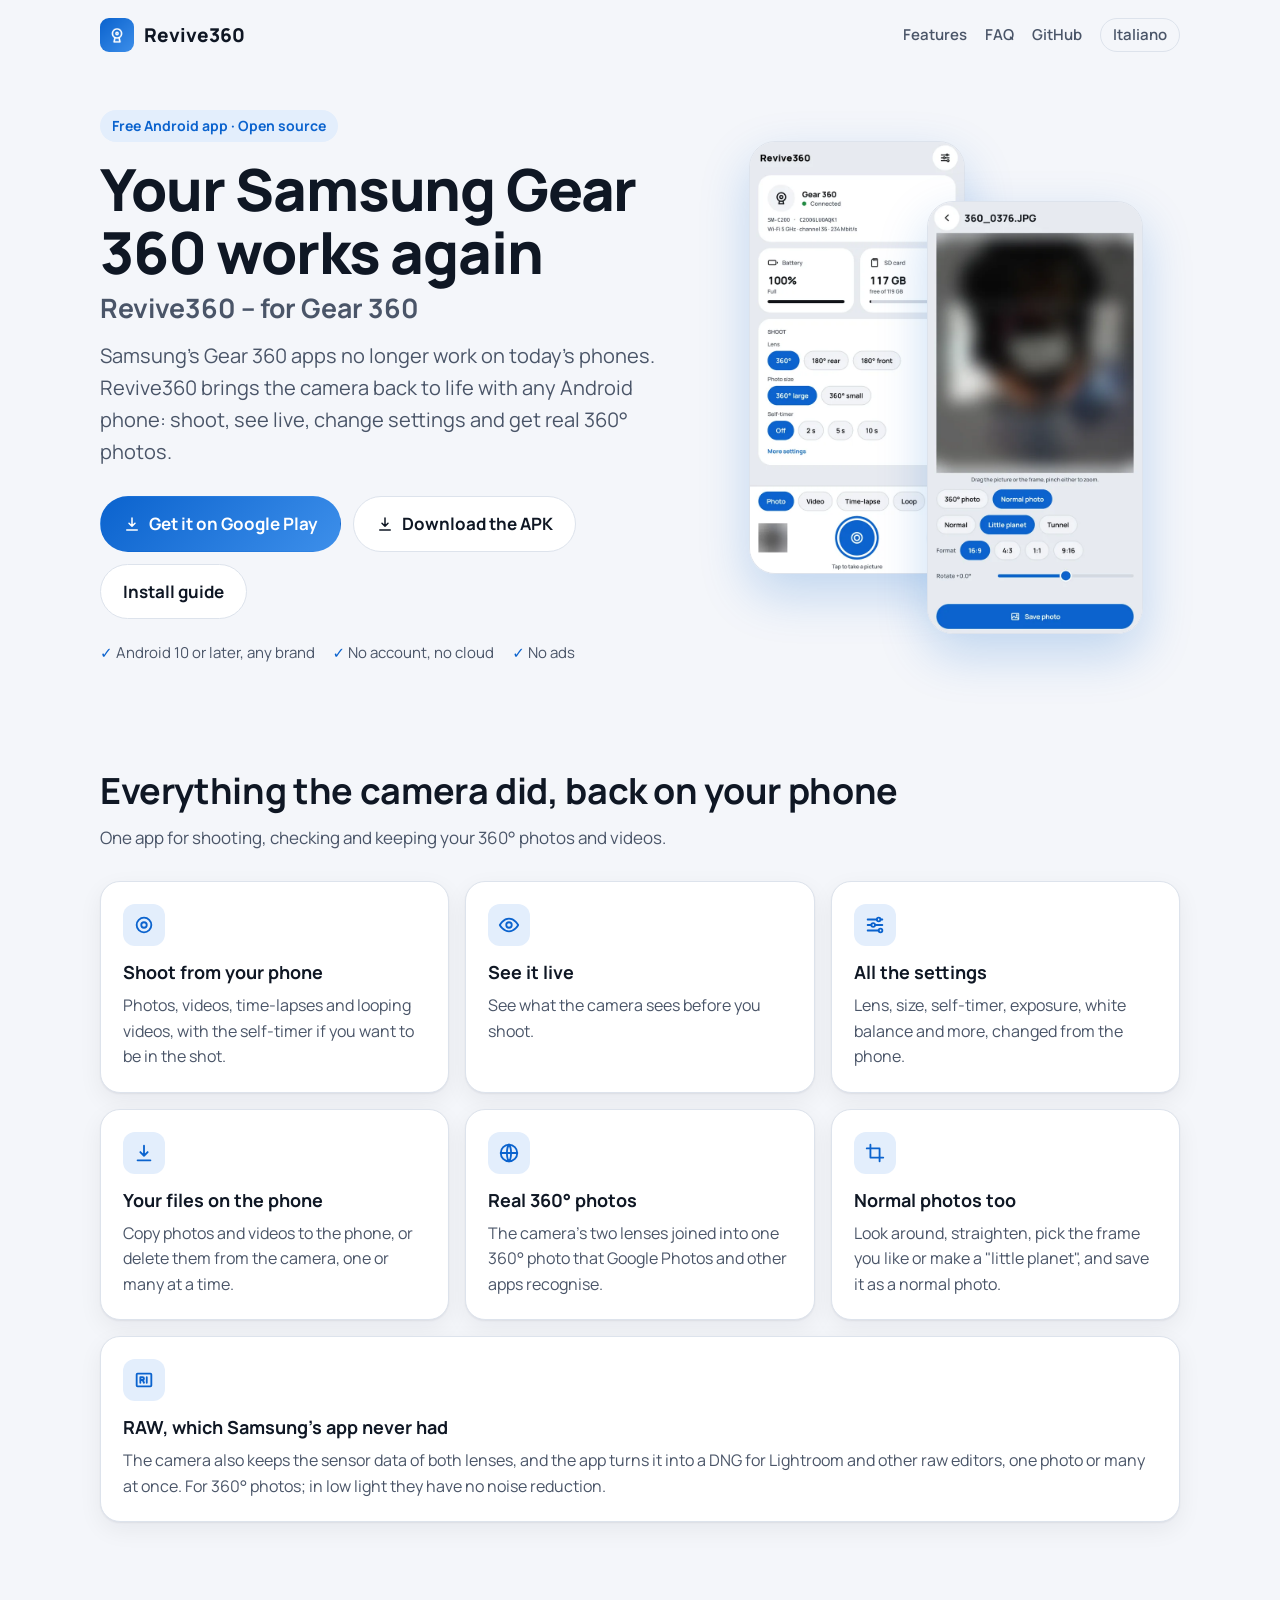
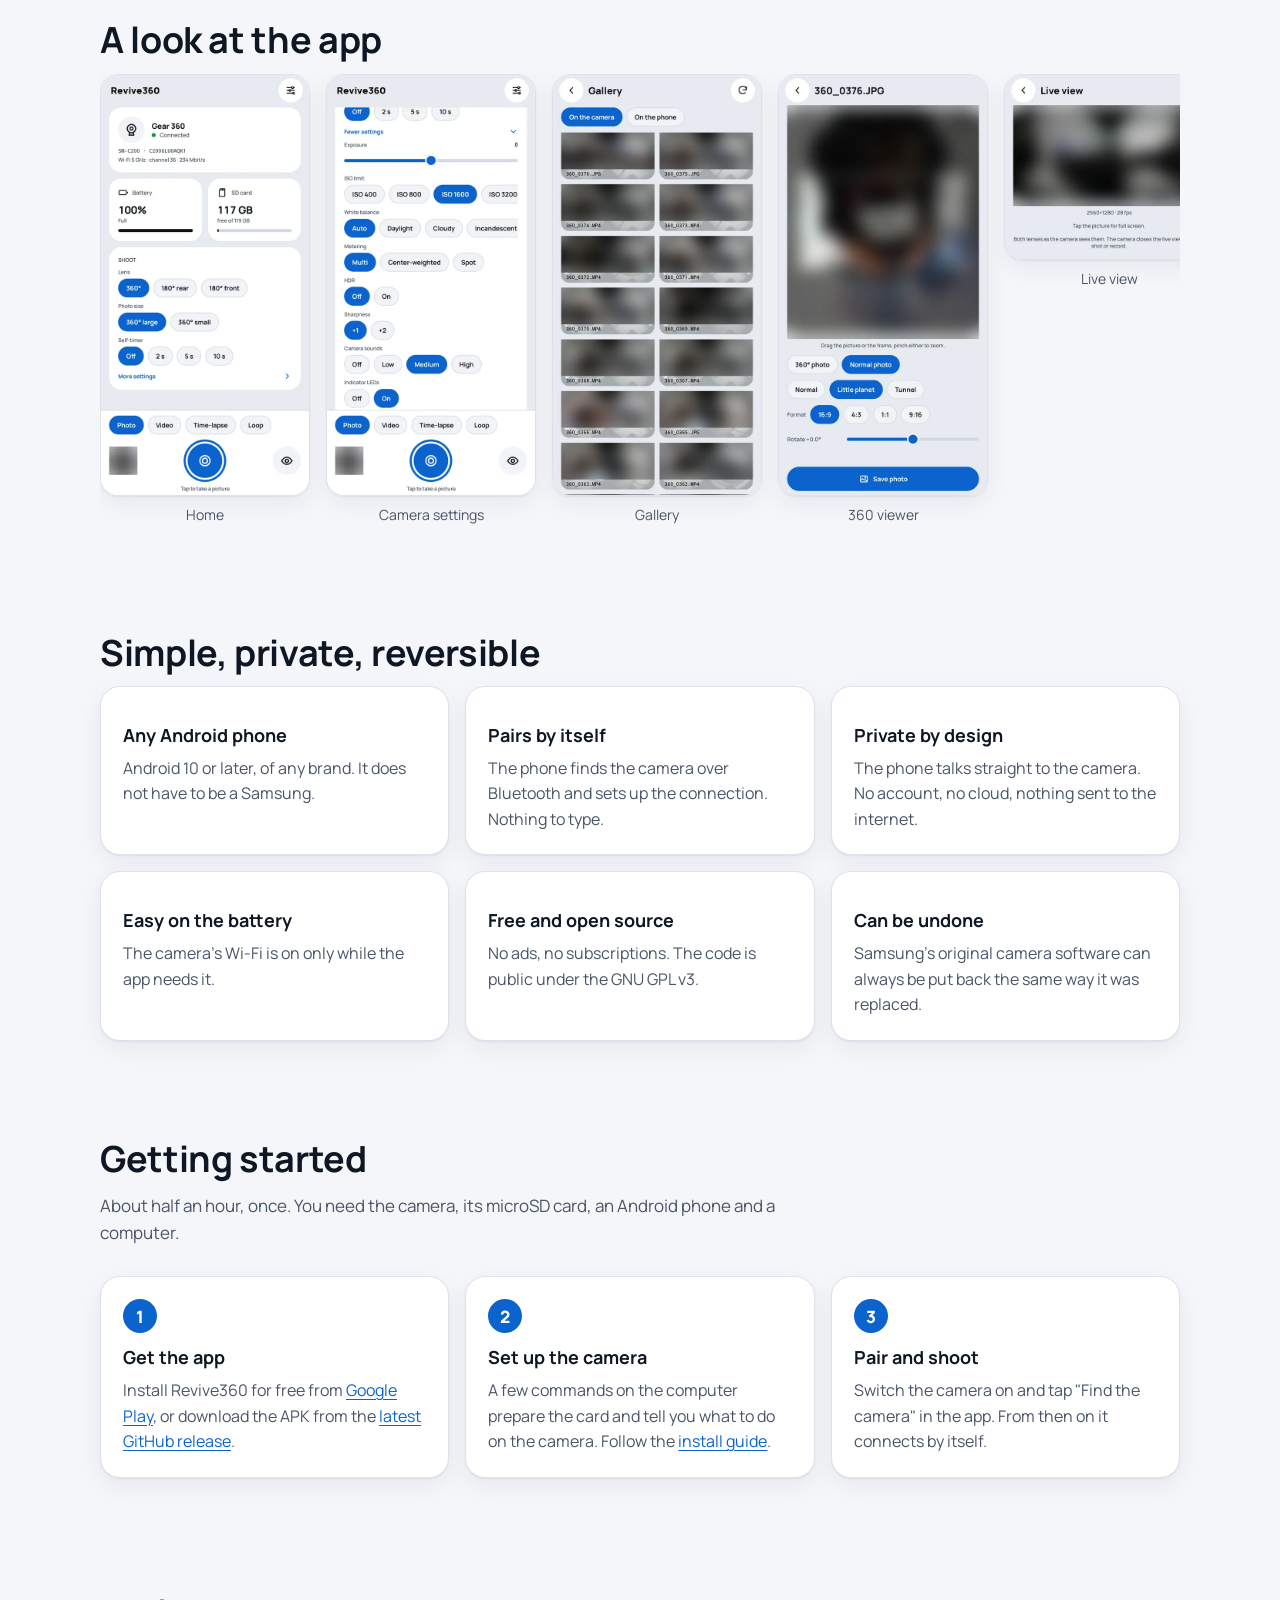
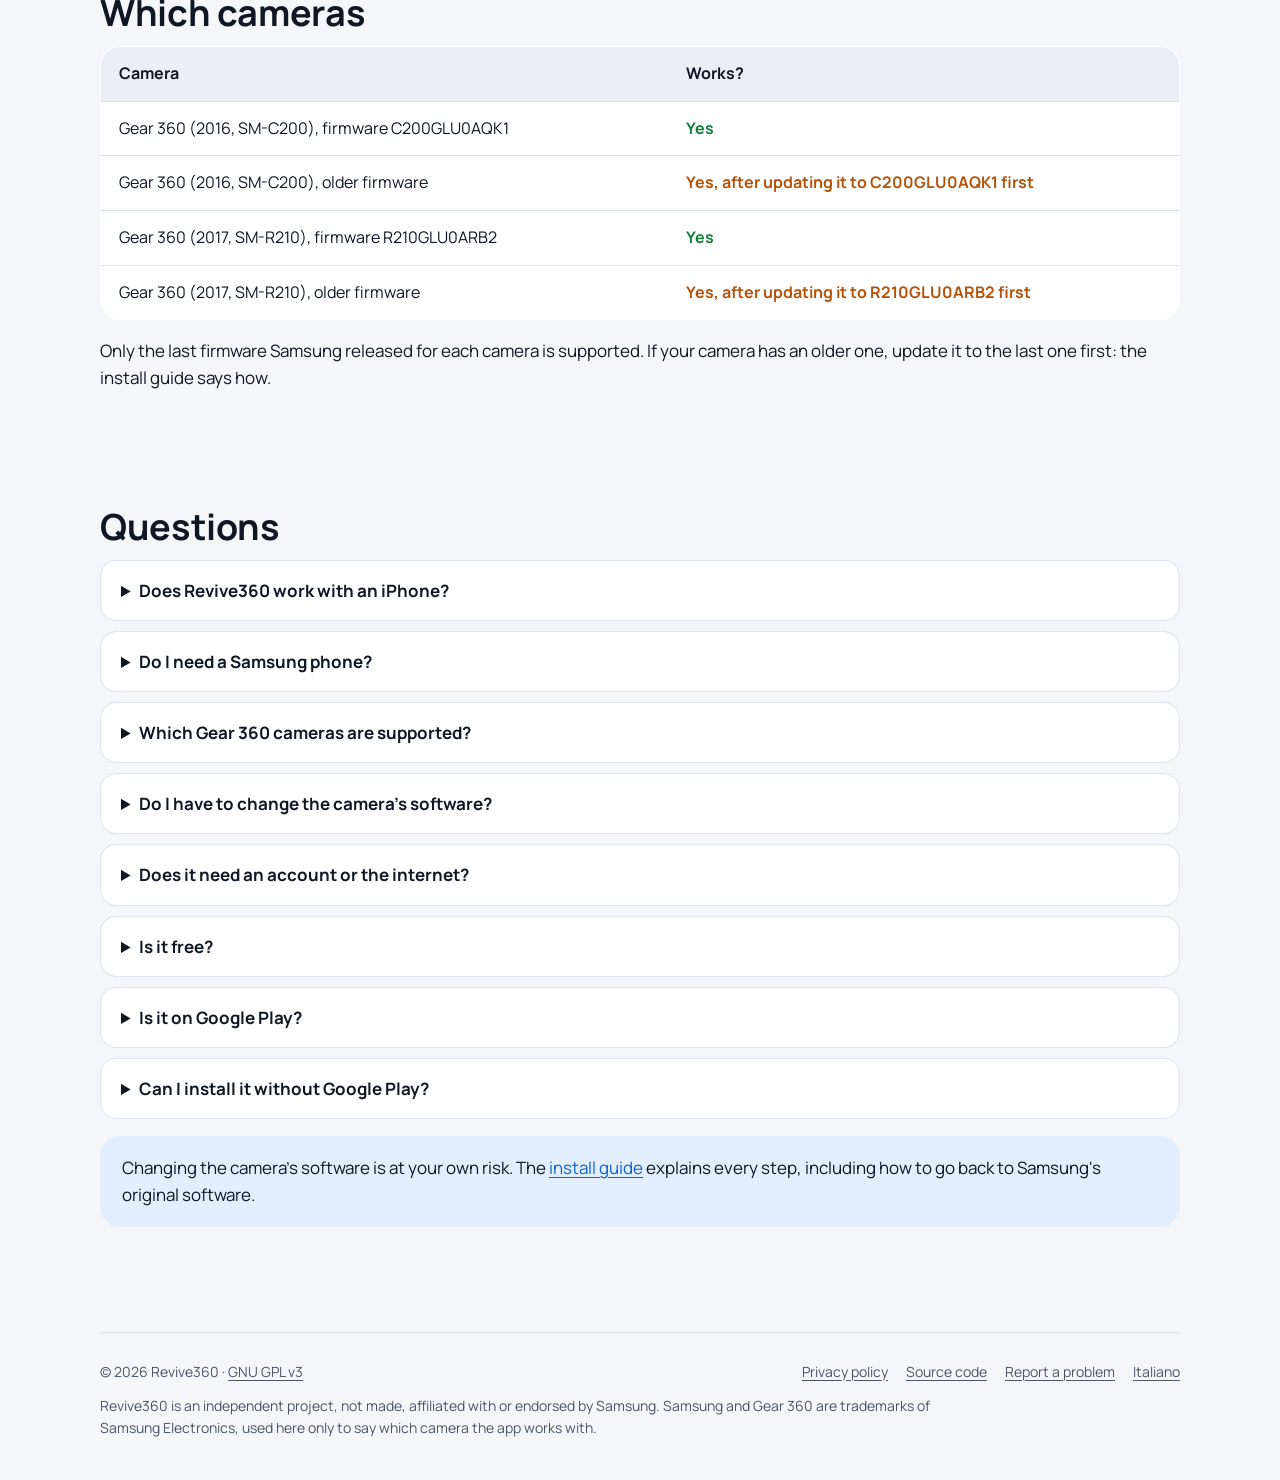
<file: site/index.html>
<!doctype html>
<html lang="en">
<head>
<meta charset="utf-8">
<meta name="viewport" content="width=device-width, initial-scale=1">
<title>Revive360 – for Gear 360 | Free Android app</title>
<meta name="description" content="Revive360 makes the Samsung Gear 360 (2016 and 2017) work again with any Android phone: shoot, live view, settings, downloads and real 360° photos. Free, open source, no account.">
<meta name="keywords" content="Gear 360 app, Samsung Gear 360 Android, Gear 360 alternative app, Gear 360 Manager replacement, SM-C200, 360 camera app">
<meta name="author" content="simoneluconi">
<meta name="robots" content="index, follow, max-image-preview:large">
<meta name="theme-color" content="#0b63ce">
<link rel="canonical" href="https://simoneluconi.github.io/Revive360/">
<link rel="alternate" hreflang="en" href="https://simoneluconi.github.io/Revive360/">
<link rel="alternate" hreflang="it" href="https://simoneluconi.github.io/Revive360/it/">
<link rel="alternate" hreflang="x-default" href="https://simoneluconi.github.io/Revive360/">

<meta property="og:type" content="website">
<meta property="og:site_name" content="Revive360">
<meta property="og:title" content="Revive360 – your Samsung Gear 360 works again">
<meta property="og:description" content="A free Android app and a small camera add-on that bring the Gear 360 (2016 and 2017) back to life. Any Android phone, no account, no cloud.">
<meta property="og:url" content="https://simoneluconi.github.io/Revive360/">
<meta property="og:image" content="https://simoneluconi.github.io/Revive360/assets/og-en.png">
<meta property="og:image:width" content="1200">
<meta property="og:image:height" content="630">
<meta property="og:image:alt" content="Revive360 – for Gear 360: the app's home screen and 360 viewer">
<meta property="og:locale" content="en_US">
<meta property="og:locale:alternate" content="it_IT">
<meta name="twitter:card" content="summary_large_image">
<meta name="twitter:title" content="Revive360 – your Samsung Gear 360 works again">
<meta name="twitter:description" content="Free Android app for the Samsung Gear 360 (2016 and 2017). Any phone, no account, open source.">
<meta name="twitter:image" content="https://simoneluconi.github.io/Revive360/assets/og-en.png">

<link rel="icon" type="image/png" sizes="32x32" href="assets/favicon-32.png">
<link rel="apple-touch-icon" href="assets/apple-touch-icon.png">
<link rel="manifest" href="site.webmanifest">
<link rel="preload" href="assets/manrope.woff2" as="font" type="font/woff2" crossorigin>
<link rel="stylesheet" href="assets/style.css">

<script type="application/ld+json">
{
  "@context": "https://schema.org",
  "@graph": [
    {
      "@type": "WebSite",
      "@id": "https://simoneluconi.github.io/Revive360/#website",
      "url": "https://simoneluconi.github.io/Revive360/",
      "name": "Revive360",
      "inLanguage": ["en", "it"]
    },
    {
      "@type": "MobileApplication",
      "@id": "https://simoneluconi.github.io/Revive360/#app",
      "name": "Revive360",
      "alternateName": "Revive360 – for Gear 360",
      "description": "Free Android app that makes the Samsung Gear 360 (2016, SM-C200) and Gear 360 (2017, SM-R210) cameras work again: remote shooting, live view, camera settings, downloads and 360° photo export.",
      "url": "https://simoneluconi.github.io/Revive360/",
      "image": "https://simoneluconi.github.io/Revive360/assets/icon-512.png",
      "screenshot": [
        "https://simoneluconi.github.io/Revive360/assets/screenshots/home.webp",
        "https://simoneluconi.github.io/Revive360/assets/screenshots/viewer360.webp",
        "https://simoneluconi.github.io/Revive360/assets/screenshots/gallery.webp"
      ],
      "operatingSystem": "Android 10 or later",
      "applicationCategory": "MultimediaApplication",
      "softwareVersion": "0.4.0",
      "downloadUrl": ["https://play.google.com/store/apps/details?id=com.simoneluconi.revive360", "https://github.com/simoneluconi/Revive360/releases/latest"],
      "installUrl": "https://play.google.com/store/apps/details?id=com.simoneluconi.revive360",
      "softwareHelp": "https://github.com/simoneluconi/Revive360/blob/main/docs/INSTALL.md",
      "license": "https://www.gnu.org/licenses/gpl-3.0.html",
      "isAccessibleForFree": true,
      "inLanguage": ["en", "it"],
      "offers": { "@type": "Offer", "price": "0", "priceCurrency": "EUR" },
      "author": { "@type": "Person", "name": "simoneluconi", "url": "https://github.com/simoneluconi" },
      "codeRepository": "https://github.com/simoneluconi/Revive360"
    },
    {
      "@type": "FAQPage",
      "@id": "https://simoneluconi.github.io/Revive360/#faq",
      "mainEntity": [
        { "@type": "Question", "name": "Does Revive360 work with an iPhone?",
          "acceptedAnswer": { "@type": "Answer", "text": "No. Revive360 is an Android app and needs Android 10 or later." } },
        { "@type": "Question", "name": "Do I need a Samsung phone?",
          "acceptedAnswer": { "@type": "Answer", "text": "No. It works with Android phones of any brand." } },
        { "@type": "Question", "name": "Which Gear 360 cameras are supported?",
          "acceptedAnswer": { "@type": "Answer", "text": "The Gear 360 (2016, SM-C200) and the Gear 360 (2017, SM-R210)." } },
        { "@type": "Question", "name": "Do I have to change the camera's software?",
          "acceptedAnswer": { "@type": "Answer", "text": "Yes, once: a small add-on is installed on the camera from a computer through its microSD card. The install guide walks you through it, and Samsung's original software can be put back the same way." } },
        { "@type": "Question", "name": "Does it need an account or the internet?",
          "acceptedAnswer": { "@type": "Answer", "text": "No. The phone talks straight to the camera over Bluetooth and the camera's own Wi-Fi. Nothing goes to the internet." } },
        { "@type": "Question", "name": "Is it free?",
          "acceptedAnswer": { "@type": "Answer", "text": "Yes. Revive360 is free and open source software under the GNU GPL v3, with no ads." } },
        { "@type": "Question", "name": "Is it on Google Play?",
          "acceptedAnswer": { "@type": "Answer", "text": "Yes. Revive360 is free on Google Play." } },
        { "@type": "Question", "name": "Can I install it without Google Play?",
          "acceptedAnswer": { "@type": "Answer", "text": "Yes. Every version is also on the project's GitHub releases page as an APK. The Google Play and GitHub versions are signed differently: to switch from one to the other, uninstall the app first." } }
      ]
    }
  ]
}
</script>
</head>
<body>
<a class="skip" href="#main">Skip to content</a>
<header class="wrap top">
  <a class="brand" href="./"><img src="assets/icon-192.png" alt="" width="34" height="34">Revive360</a>
  <nav aria-label="Main">
    <a class="hide-sm" href="#features">Features</a>
    <a class="hide-sm" href="#faq">FAQ</a>
    <a href="https://github.com/simoneluconi/Revive360">GitHub</a>
    <a class="lang" href="it/" hreflang="it" lang="it">Italiano</a>
  </nav>
</header>

<main id="main">
  <div class="wrap hero">
    <div>
      <span class="eyebrow">Free Android app · Open source</span>
      <h1>Your Samsung Gear 360 works again<span class="for">Revive360 – for Gear 360</span></h1>
      <p class="lead">Samsung's Gear 360 apps no longer work on today's phones. Revive360 brings the camera back to life with any Android phone: shoot, see live, change settings and get real 360° photos.</p>
      <div class="cta">
        <a class="btn primary" href="https://play.google.com/store/apps/details?id=com.simoneluconi.revive360">
          <svg viewBox="0 0 24 24" fill="none" stroke="currentColor" stroke-width="2" stroke-linecap="round" stroke-linejoin="round" aria-hidden="true"><path d="M12 4v11m0 0-4-4m4 4 4-4M5 20h14"/></svg>
          Get it on Google Play</a>
        <a class="btn" href="https://github.com/simoneluconi/Revive360/releases/latest">
          <svg viewBox="0 0 24 24" fill="none" stroke="currentColor" stroke-width="2" stroke-linecap="round" stroke-linejoin="round" aria-hidden="true"><path d="M12 4v11m0 0-4-4m4 4 4-4M5 20h14"/></svg>
          Download the APK</a>
        <a class="btn" href="https://github.com/simoneluconi/Revive360/blob/main/docs/INSTALL.md">Install guide</a>
      </div>
      <ul class="facts">
        <li>Android 10 or later, any brand</li>
        <li>No account, no cloud</li>
        <li>No ads</li>
      </ul>
    </div>
    <div class="phones">
      <img src="assets/screenshots/home.webp" width="540" height="1092" alt="Revive360 home screen: the connected Gear 360, its battery and card, and the shutter" fetchpriority="high">
      <img src="assets/screenshots/viewer360.webp" width="540" height="1092" alt="The 360 viewer: framing a normal photo out of a 360° shot">
    </div>
  </div>

  <section id="features" class="wrap" aria-labelledby="features-title">
    <h2 id="features-title">Everything the camera did, back on your phone</h2>
    <p class="sub">One app for shooting, checking and keeping your 360° photos and videos.</p>
    <div class="grid">
      <div class="card">
        <div class="ico"><svg viewBox="0 0 24 24" fill="none" stroke="currentColor" stroke-width="2" stroke-linecap="round" stroke-linejoin="round" aria-hidden="true"><circle cx="12" cy="12" r="8"/><circle cx="12" cy="12" r="3"/></svg></div>
        <h3>Shoot from your phone</h3>
        <p>Photos, videos, time-lapses and looping videos, with the self-timer if you want to be in the shot.</p>
      </div>
      <div class="card">
        <div class="ico"><svg viewBox="0 0 24 24" fill="none" stroke="currentColor" stroke-width="2" stroke-linecap="round" stroke-linejoin="round" aria-hidden="true"><path d="M2 12s3.5-7 10-7 10 7 10 7-3.5 7-10 7S2 12 2 12z"/><circle cx="12" cy="12" r="3"/></svg></div>
        <h3>See it live</h3>
        <p>See what the camera sees before you shoot.</p>
      </div>
      <div class="card">
        <div class="ico"><svg viewBox="0 0 24 24" fill="none" stroke="currentColor" stroke-width="2" stroke-linecap="round" stroke-linejoin="round" aria-hidden="true"><path d="M4 6h10M18 6h2M4 12h4M12 12h8M4 18h12"/><circle cx="16" cy="6" r="2"/><circle cx="10" cy="12" r="2"/><circle cx="18" cy="18" r="2"/></svg></div>
        <h3>All the settings</h3>
        <p>Lens, size, self-timer, exposure, white balance and more, changed from the phone.</p>
      </div>
      <div class="card">
        <div class="ico"><svg viewBox="0 0 24 24" fill="none" stroke="currentColor" stroke-width="2" stroke-linecap="round" stroke-linejoin="round" aria-hidden="true"><path d="M12 4v11m0 0-4-4m4 4 4-4M5 20h14"/></svg></div>
        <h3>Your files on the phone</h3>
        <p>Copy photos and videos to the phone, or delete them from the camera, one or many at a time.</p>
      </div>
      <div class="card">
        <div class="ico"><svg viewBox="0 0 24 24" fill="none" stroke="currentColor" stroke-width="2" stroke-linecap="round" stroke-linejoin="round" aria-hidden="true"><circle cx="12" cy="12" r="9"/><path d="M3 12h18M12 3c3 3.2 3 14.8 0 18M12 3c-3 3.2-3 14.8 0 18"/></svg></div>
        <h3>Real 360° photos</h3>
        <p>The camera's two lenses joined into one 360° photo that Google Photos and other apps recognise.</p>
      </div>
      <div class="card">
        <div class="ico"><svg viewBox="0 0 24 24" fill="none" stroke="currentColor" stroke-width="2" stroke-linecap="round" stroke-linejoin="round" aria-hidden="true"><path d="M7 3v14h14M3 7h14v14"/></svg></div>
        <h3>Normal photos too</h3>
        <p>Look around, straighten, pick the frame you like or make a "little planet", and save it as a normal photo.</p>
      </div>
      <div class="card wide">
        <div class="ico"><svg viewBox="0 0 24 24" fill="none" stroke="currentColor" stroke-width="2" stroke-linecap="round" stroke-linejoin="round" aria-hidden="true"><rect x="4" y="5" width="16" height="14" rx="1"/><path d="M8 9v6M8 9h2.5a1.5 1.5 0 0 1 0 3H8M10.5 12l1.5 3M15 9v6"/></svg></div>
        <h3>RAW, which Samsung's app never had</h3>
        <p>The camera also keeps the sensor data of both lenses, and the app turns it into a DNG for Lightroom and other raw editors, one photo or many at once. For 360° photos; in low light they have no noise reduction.</p>
      </div>
    </div>
  </section>

  <section class="wrap" aria-labelledby="shots-title">
    <h2 id="shots-title">A look at the app</h2>
    <div class="shots">
      <figure><img src="assets/screenshots/home.webp" width="540" height="1092" loading="lazy" alt="Home screen with battery, card and shutter"><figcaption>Home</figcaption></figure>
      <figure><img src="assets/screenshots/settings.webp" width="540" height="1092" loading="lazy" alt="Camera settings"><figcaption>Camera settings</figcaption></figure>
      <figure><img src="assets/screenshots/gallery.webp" width="540" height="1092" loading="lazy" alt="Photos and videos on the camera"><figcaption>Gallery</figcaption></figure>
      <figure><img src="assets/screenshots/viewer360.webp" width="540" height="1092" loading="lazy" alt="360 viewer with framing options"><figcaption>360 viewer</figcaption></figure>
      <figure><img src="assets/screenshots/liveview.webp" width="540" height="480" loading="lazy" alt="Live view from the camera"><figcaption>Live view</figcaption></figure>
    </div>
  </section>

  <section class="wrap" aria-labelledby="easy-title">
    <h2 id="easy-title">Simple, private, reversible</h2>
    <div class="grid">
      <div class="card"><h3>Any Android phone</h3><p>Android 10 or later, of any brand. It does not have to be a Samsung.</p></div>
      <div class="card"><h3>Pairs by itself</h3><p>The phone finds the camera over Bluetooth and sets up the connection. Nothing to type.</p></div>
      <div class="card"><h3>Private by design</h3><p>The phone talks straight to the camera. No account, no cloud, nothing sent to the internet.</p></div>
      <div class="card"><h3>Easy on the battery</h3><p>The camera's Wi-Fi is on only while the app needs it.</p></div>
      <div class="card"><h3>Free and open source</h3><p>No ads, no subscriptions. The code is public under the GNU GPL v3.</p></div>
      <div class="card"><h3>Can be undone</h3><p>Samsung's original camera software can always be put back the same way it was replaced.</p></div>
    </div>
  </section>

  <section class="wrap" aria-labelledby="how-title">
    <h2 id="how-title">Getting started</h2>
    <p class="sub">About half an hour, once. You need the camera, its microSD card, an Android phone and a computer.</p>
    <ol class="steps">
      <li><h3>Get the app</h3><p>Install Revive360 for free from <a href="https://play.google.com/store/apps/details?id=com.simoneluconi.revive360">Google Play</a>, or download the APK from the <a href="https://github.com/simoneluconi/Revive360/releases/latest">latest GitHub release</a>.</p></li>
      <li><h3>Set up the camera</h3><p>A few commands on the computer prepare the card and tell you what to do on the camera. Follow the <a href="https://github.com/simoneluconi/Revive360/blob/main/docs/INSTALL.md">install guide</a>.</p></li>
      <li><h3>Pair and shoot</h3><p>Switch the camera on and tap "Find the camera" in the app. From then on it connects by itself.</p></li>
    </ol>
  </section>

  <section class="wrap" aria-labelledby="cams-title">
    <h2 id="cams-title">Which cameras</h2>
    <table>
      <thead><tr><th scope="col">Camera</th><th scope="col">Works?</th></tr></thead>
      <tbody>
        <tr><td>Gear 360 (2016, SM-C200), firmware C200GLU0AQK1</td><td class="yes">Yes</td></tr>
        <tr><td>Gear 360 (2016, SM-C200), older firmware</td><td class="maybe">Yes, after updating it to C200GLU0AQK1 first</td></tr>
        <tr><td>Gear 360 (2017, SM-R210), firmware R210GLU0ARB2</td><td class="yes">Yes</td></tr>
        <tr><td>Gear 360 (2017, SM-R210), older firmware</td><td class="maybe">Yes, after updating it to R210GLU0ARB2 first</td></tr>
      </tbody>
    </table>
    <p>Only the last firmware Samsung released for each camera is supported. If your camera has an older one, update it to the last one first: the install guide says how.</p>
  </section>

  <section id="faq" class="wrap" aria-labelledby="faq-title">
    <h2 id="faq-title">Questions</h2>
    <details><summary>Does Revive360 work with an iPhone?</summary><p>No. Revive360 is an Android app and needs Android 10 or later.</p></details>
    <details><summary>Do I need a Samsung phone?</summary><p>No. It works with Android phones of any brand.</p></details>
    <details><summary>Which Gear 360 cameras are supported?</summary><p>The Gear 360 (2016, SM-C200) and the Gear 360 (2017, SM-R210). Both shoot RAW: 12-bit on the 2016, 10-bit on the 2017.</p></details>
    <details><summary>Do I have to change the camera's software?</summary><p>Yes, once: a small add-on is installed on the camera from a computer through its microSD card. The install guide walks you through it, and Samsung's original software can be put back the same way.</p></details>
    <details><summary>Does it need an account or the internet?</summary><p>No. The phone talks straight to the camera over Bluetooth and the camera's own Wi-Fi. Nothing goes to the internet. See the <a href="privacy/">privacy policy</a>.</p></details>
    <details><summary>Is it free?</summary><p>Yes. Revive360 is free and open source software under the GNU GPL v3, with no ads.</p></details>
    <details><summary>Is it on Google Play?</summary><p>Yes. Revive360 is free on <a href="https://play.google.com/store/apps/details?id=com.simoneluconi.revive360">Google Play</a>.</p></details>
    <details><summary>Can I install it without Google Play?</summary><p>Yes. Every version is also on the project's <a href="https://github.com/simoneluconi/Revive360/releases/latest">GitHub releases</a> as an APK: download it on the phone and open it. The Google Play and GitHub versions are signed differently: to switch from one to the other, uninstall the app first.</p></details>
    <p class="note">Changing the camera's software is at your own risk. The <a href="https://github.com/simoneluconi/Revive360/blob/main/docs/INSTALL.md">install guide</a> explains every step, including how to go back to Samsung's original software.</p>
  </section>
</main>

<footer class="wrap">
  <div class="row">
    <span>© 2026 Revive360 · <a href="https://github.com/simoneluconi/Revive360/blob/main/LICENSE">GNU GPL v3</a></span>
    <nav aria-label="Footer">
      <a href="privacy/">Privacy policy</a>
      <a href="https://github.com/simoneluconi/Revive360">Source code</a>
      <a href="https://github.com/simoneluconi/Revive360/issues">Report a problem</a>
      <a href="it/" hreflang="it" lang="it">Italiano</a>
    </nav>
  </div>
  <p>Revive360 is an independent project, not made, affiliated with or endorsed by Samsung. Samsung and Gear 360 are trademarks of Samsung Electronics, used here only to say which camera the app works with.</p>
</footer>
</body>
</html>
</file>
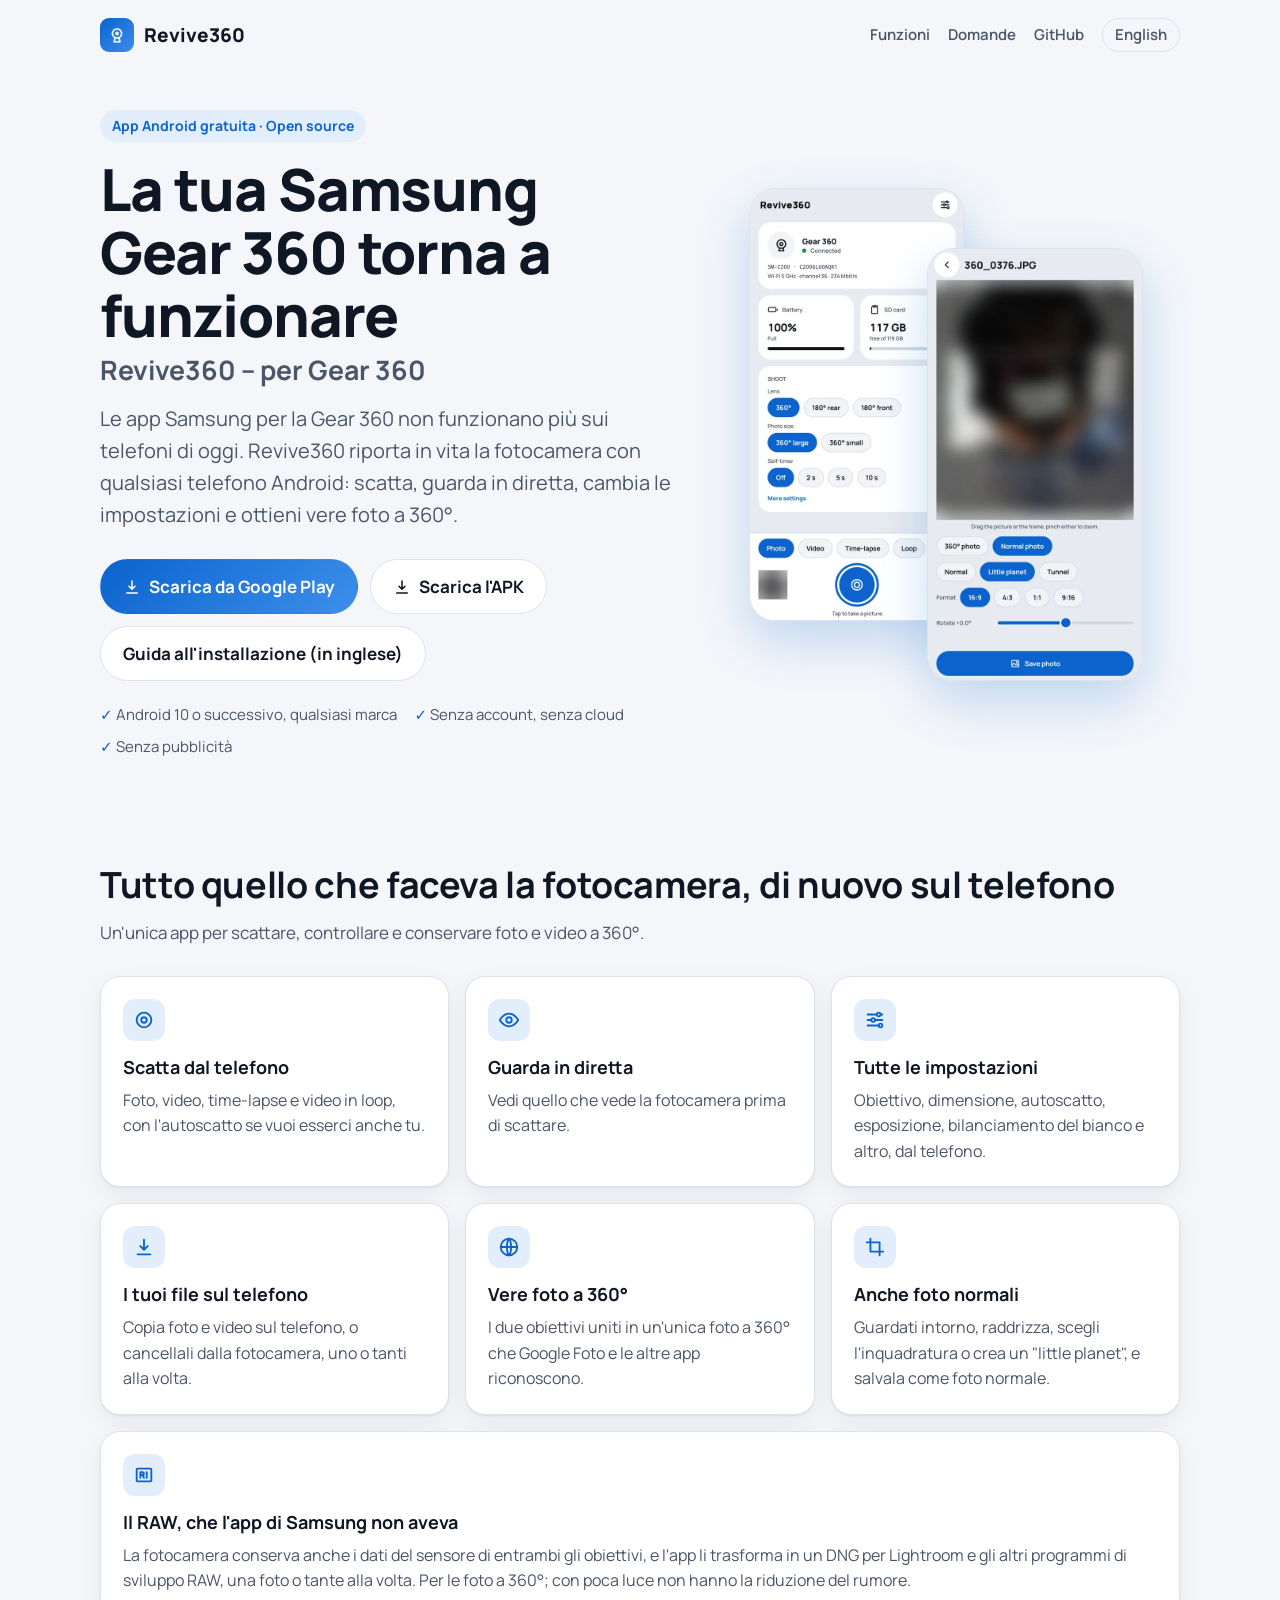
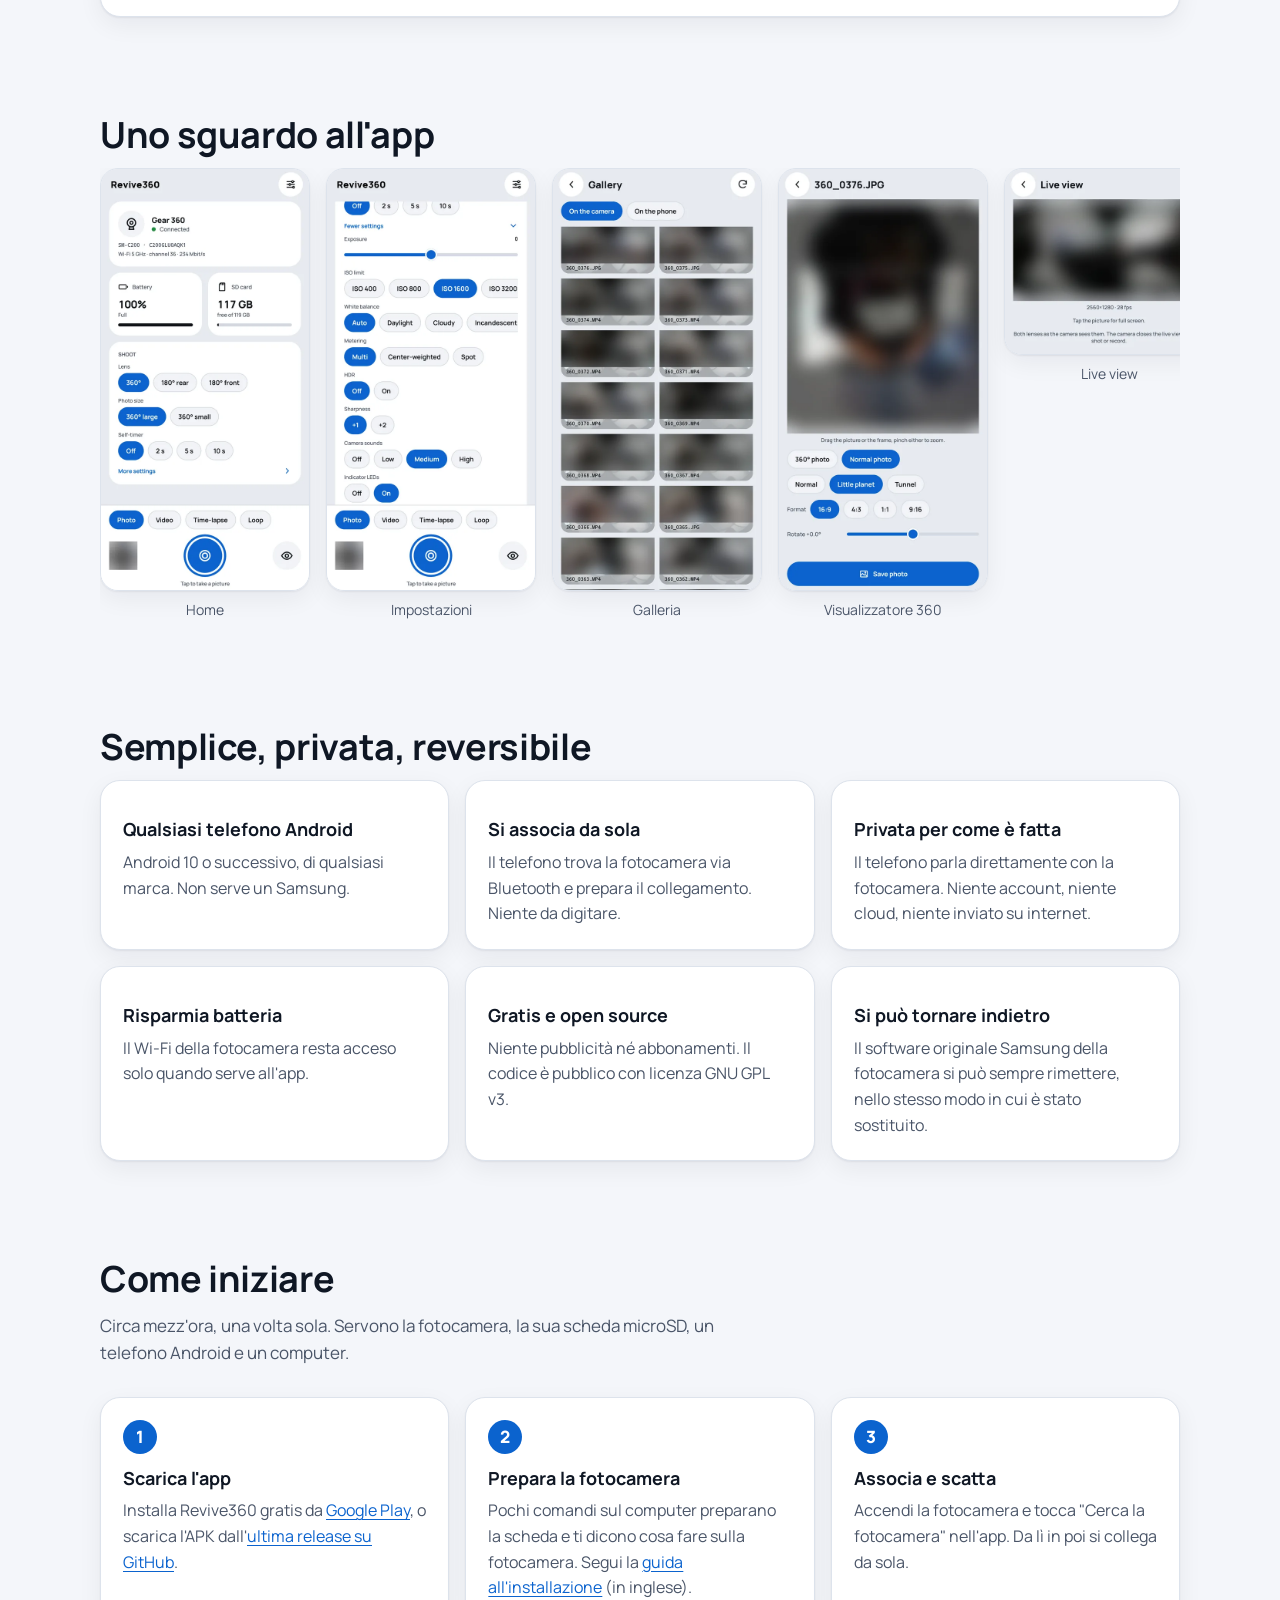
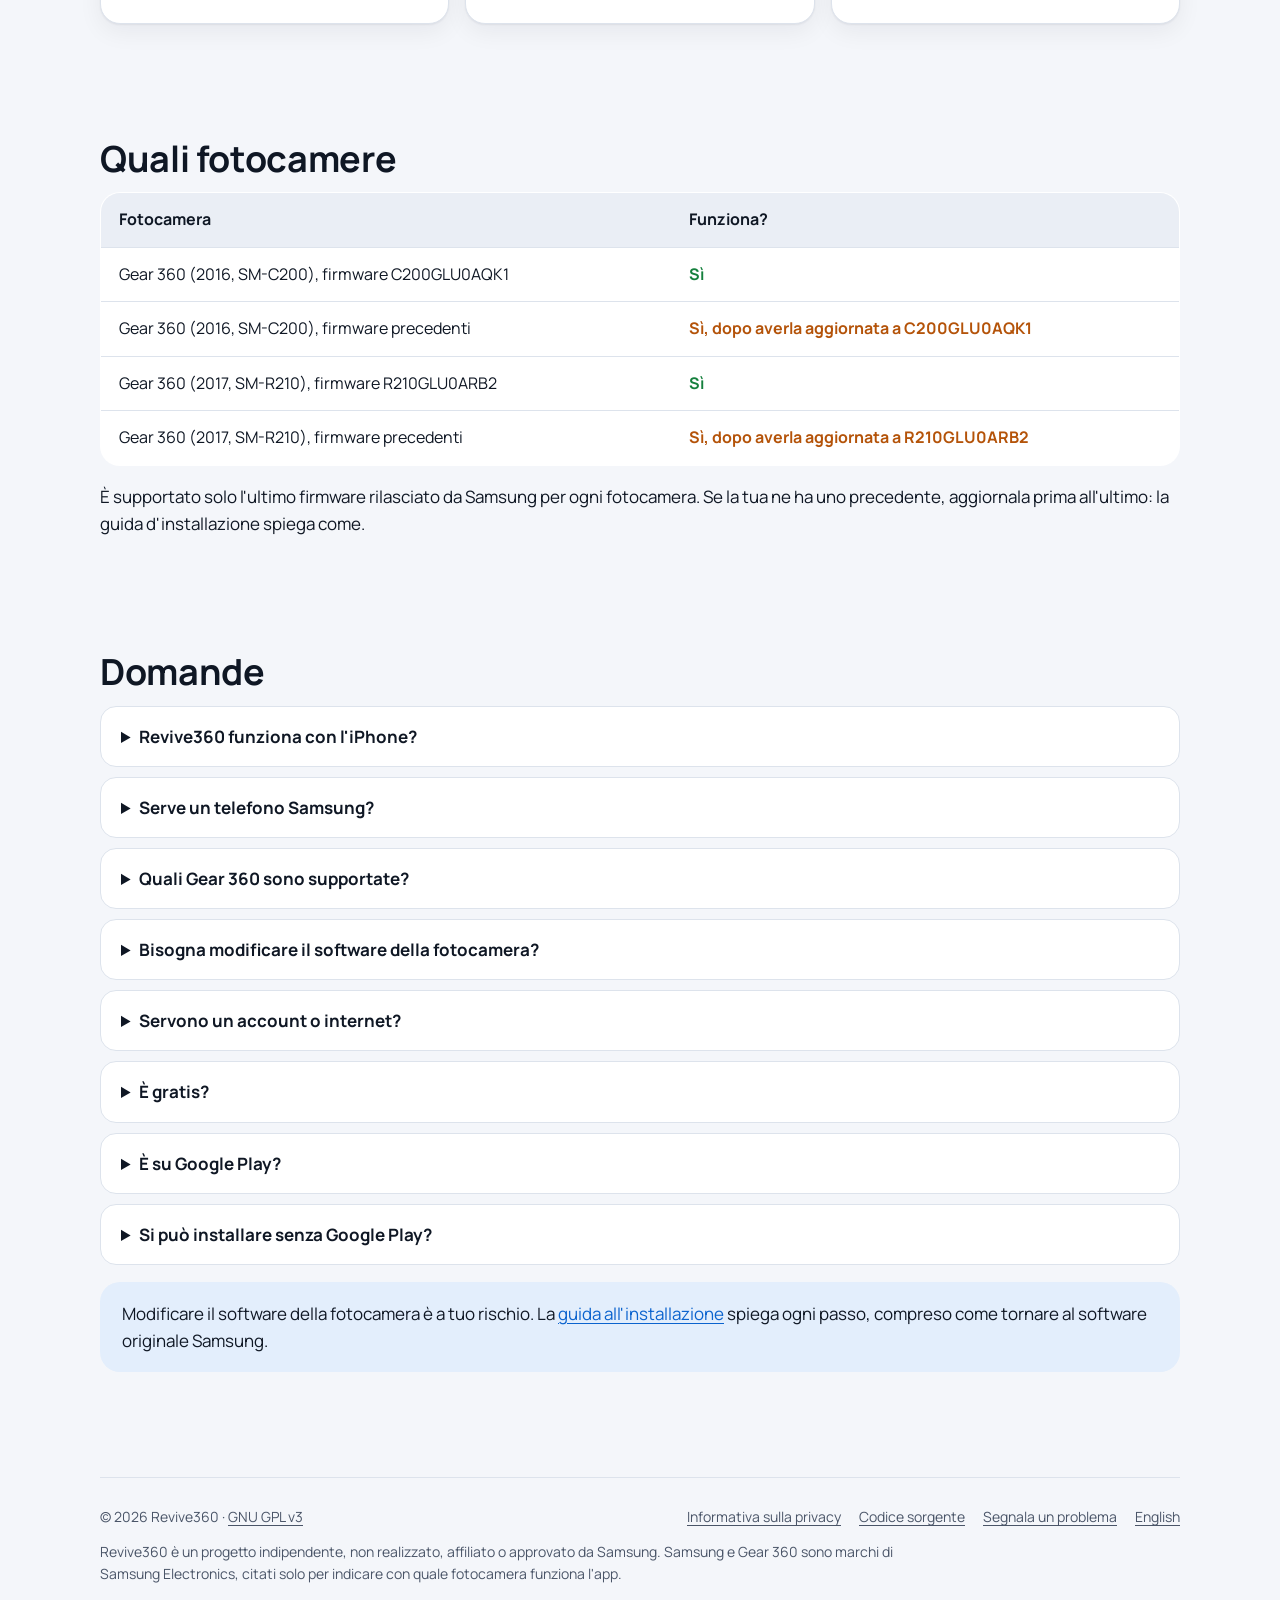
<file: site/it/index.html>
<!doctype html>
<html lang="it">
<head>
<meta charset="utf-8">
<meta name="viewport" content="width=device-width, initial-scale=1">
<title>Revive360 – per Gear 360 | App Android gratuita</title>
<meta name="description" content="Revive360 fa tornare a funzionare la Samsung Gear 360 (2016 e 2017) con qualsiasi telefono Android: scatti, live view, impostazioni, download e vere foto a 360°. Gratis, open source, senza account.">
<meta name="keywords" content="app Gear 360, Samsung Gear 360 Android, alternativa Gear 360 Manager, SM-C200, app fotocamera 360">
<meta name="author" content="simoneluconi">
<meta name="robots" content="index, follow, max-image-preview:large">
<meta name="theme-color" content="#0b63ce">
<link rel="canonical" href="https://simoneluconi.github.io/Revive360/it/">
<link rel="alternate" hreflang="en" href="https://simoneluconi.github.io/Revive360/">
<link rel="alternate" hreflang="it" href="https://simoneluconi.github.io/Revive360/it/">
<link rel="alternate" hreflang="x-default" href="https://simoneluconi.github.io/Revive360/">

<meta property="og:type" content="website">
<meta property="og:site_name" content="Revive360">
<meta property="og:title" content="Revive360 – la tua Samsung Gear 360 torna a funzionare">
<meta property="og:description" content="Un'app Android gratuita e un piccolo componente per la fotocamera che riportano in vita la Gear 360 (2016 e 2017). Qualsiasi telefono Android, senza account, senza cloud.">
<meta property="og:url" content="https://simoneluconi.github.io/Revive360/it/">
<meta property="og:image" content="https://simoneluconi.github.io/Revive360/assets/og-it.png">
<meta property="og:image:width" content="1200">
<meta property="og:image:height" content="630">
<meta property="og:image:alt" content="Revive360 – per Gear 360: la schermata principale dell'app e il visualizzatore 360">
<meta property="og:locale" content="it_IT">
<meta property="og:locale:alternate" content="en_US">
<meta name="twitter:card" content="summary_large_image">
<meta name="twitter:title" content="Revive360 – la tua Samsung Gear 360 torna a funzionare">
<meta name="twitter:description" content="App Android gratuita per la Samsung Gear 360 (2016 e 2017). Qualsiasi telefono, senza account, open source.">
<meta name="twitter:image" content="https://simoneluconi.github.io/Revive360/assets/og-it.png">

<link rel="icon" type="image/png" sizes="32x32" href="../assets/favicon-32.png">
<link rel="apple-touch-icon" href="../assets/apple-touch-icon.png">
<link rel="manifest" href="../site.webmanifest">
<link rel="preload" href="../assets/manrope.woff2" as="font" type="font/woff2" crossorigin>
<link rel="stylesheet" href="../assets/style.css">

<script type="application/ld+json">
{
  "@context": "https://schema.org",
  "@graph": [
    {
      "@type": "WebPage",
      "@id": "https://simoneluconi.github.io/Revive360/it/#webpage",
      "url": "https://simoneluconi.github.io/Revive360/it/",
      "name": "Revive360 – per Gear 360",
      "inLanguage": "it",
      "isPartOf": { "@id": "https://simoneluconi.github.io/Revive360/#website" },
      "about": { "@id": "https://simoneluconi.github.io/Revive360/#app" }
    },
    {
      "@type": "MobileApplication",
      "@id": "https://simoneluconi.github.io/Revive360/#app",
      "name": "Revive360",
      "alternateName": "Revive360 – per Gear 360",
      "description": "App Android gratuita che fa tornare a funzionare le fotocamere Samsung Gear 360 (2016, SM-C200) e Gear 360 (2017, SM-R210): scatto da remoto, live view, impostazioni, download ed esportazione di foto a 360°.",
      "url": "https://simoneluconi.github.io/Revive360/it/",
      "image": "https://simoneluconi.github.io/Revive360/assets/icon-512.png",
      "screenshot": [
        "https://simoneluconi.github.io/Revive360/assets/screenshots/home.webp",
        "https://simoneluconi.github.io/Revive360/assets/screenshots/viewer360.webp",
        "https://simoneluconi.github.io/Revive360/assets/screenshots/gallery.webp"
      ],
      "operatingSystem": "Android 10 o successivo",
      "applicationCategory": "MultimediaApplication",
      "softwareVersion": "0.4.0",
      "downloadUrl": ["https://play.google.com/store/apps/details?id=com.simoneluconi.revive360", "https://github.com/simoneluconi/Revive360/releases/latest"],
      "installUrl": "https://play.google.com/store/apps/details?id=com.simoneluconi.revive360",
      "softwareHelp": "https://github.com/simoneluconi/Revive360/blob/main/docs/INSTALL.md",
      "license": "https://www.gnu.org/licenses/gpl-3.0.html",
      "isAccessibleForFree": true,
      "inLanguage": ["en", "it"],
      "offers": { "@type": "Offer", "price": "0", "priceCurrency": "EUR" },
      "author": { "@type": "Person", "name": "simoneluconi", "url": "https://github.com/simoneluconi" }
    },
    {
      "@type": "FAQPage",
      "@id": "https://simoneluconi.github.io/Revive360/it/#faq",
      "inLanguage": "it",
      "mainEntity": [
        { "@type": "Question", "name": "Revive360 funziona con l'iPhone?",
          "acceptedAnswer": { "@type": "Answer", "text": "No. Revive360 è un'app Android e richiede Android 10 o successivo." } },
        { "@type": "Question", "name": "Serve un telefono Samsung?",
          "acceptedAnswer": { "@type": "Answer", "text": "No. Funziona con telefoni Android di qualsiasi marca." } },
        { "@type": "Question", "name": "Quali Gear 360 sono supportate?",
          "acceptedAnswer": { "@type": "Answer", "text": "La Gear 360 (2016, SM-C200) e la Gear 360 (2017, SM-R210)." } },
        { "@type": "Question", "name": "Bisogna modificare il software della fotocamera?",
          "acceptedAnswer": { "@type": "Answer", "text": "Sì, una volta sola: un piccolo componente viene installato sulla fotocamera dal computer tramite la sua scheda microSD. La guida spiega ogni passo, e il software originale Samsung si può rimettere nello stesso modo." } },
        { "@type": "Question", "name": "Servono un account o internet?",
          "acceptedAnswer": { "@type": "Answer", "text": "No. Il telefono parla direttamente con la fotocamera via Bluetooth e tramite il Wi-Fi della fotocamera. Niente passa da internet." } },
        { "@type": "Question", "name": "È gratis?",
          "acceptedAnswer": { "@type": "Answer", "text": "Sì. Revive360 è software libero e open source con licenza GNU GPL v3, senza pubblicità." } },
        { "@type": "Question", "name": "È su Google Play?",
          "acceptedAnswer": { "@type": "Answer", "text": "Sì. Revive360 è gratis su Google Play." } },
        { "@type": "Question", "name": "Si può installare senza Google Play?",
          "acceptedAnswer": { "@type": "Answer", "text": "Sì. Ogni versione è anche nelle release del progetto su GitHub, come APK. Le versioni di Google Play e di GitHub sono firmate in modo diverso: per passare dall'una all'altra, disinstalla prima l'app." } }
      ]
    }
  ]
}
</script>
</head>
<body>
<a class="skip" href="#main">Vai al contenuto</a>
<header class="wrap top">
  <a class="brand" href="./"><img src="../assets/icon-192.png" alt="" width="34" height="34">Revive360</a>
  <nav aria-label="Principale">
    <a class="hide-sm" href="#funzioni">Funzioni</a>
    <a class="hide-sm" href="#domande">Domande</a>
    <a href="https://github.com/simoneluconi/Revive360">GitHub</a>
    <a class="lang" href="../" hreflang="en" lang="en">English</a>
  </nav>
</header>

<main id="main">
  <div class="wrap hero">
    <div>
      <span class="eyebrow">App Android gratuita · Open source</span>
      <h1>La tua Samsung Gear 360 torna a funzionare<span class="for">Revive360 – per Gear 360</span></h1>
      <p class="lead">Le app Samsung per la Gear 360 non funzionano più sui telefoni di oggi. Revive360 riporta in vita la fotocamera con qualsiasi telefono Android: scatta, guarda in diretta, cambia le impostazioni e ottieni vere foto a 360°.</p>
      <div class="cta">
        <a class="btn primary" href="https://play.google.com/store/apps/details?id=com.simoneluconi.revive360">
          <svg viewBox="0 0 24 24" fill="none" stroke="currentColor" stroke-width="2" stroke-linecap="round" stroke-linejoin="round" aria-hidden="true"><path d="M12 4v11m0 0-4-4m4 4 4-4M5 20h14"/></svg>
          Scarica da Google Play</a>
        <a class="btn" href="https://github.com/simoneluconi/Revive360/releases/latest">
          <svg viewBox="0 0 24 24" fill="none" stroke="currentColor" stroke-width="2" stroke-linecap="round" stroke-linejoin="round" aria-hidden="true"><path d="M12 4v11m0 0-4-4m4 4 4-4M5 20h14"/></svg>
          Scarica l'APK</a>
        <a class="btn" href="https://github.com/simoneluconi/Revive360/blob/main/docs/INSTALL.md" hreflang="en">Guida all'installazione (in inglese)</a>
      </div>
      <ul class="facts">
        <li>Android 10 o successivo, qualsiasi marca</li>
        <li>Senza account, senza cloud</li>
        <li>Senza pubblicità</li>
      </ul>
    </div>
    <div class="phones">
      <img src="../assets/screenshots/home.webp" width="540" height="1092" alt="Schermata principale di Revive360: la Gear 360 collegata, batteria, scheda e pulsante di scatto" fetchpriority="high">
      <img src="../assets/screenshots/viewer360.webp" width="540" height="1092" alt="Il visualizzatore 360: inquadrare una foto normale da uno scatto a 360°">
    </div>
  </div>

  <section id="funzioni" class="wrap" aria-labelledby="funzioni-titolo">
    <h2 id="funzioni-titolo">Tutto quello che faceva la fotocamera, di nuovo sul telefono</h2>
    <p class="sub">Un'unica app per scattare, controllare e conservare foto e video a 360°.</p>
    <div class="grid">
      <div class="card">
        <div class="ico"><svg viewBox="0 0 24 24" fill="none" stroke="currentColor" stroke-width="2" stroke-linecap="round" stroke-linejoin="round" aria-hidden="true"><circle cx="12" cy="12" r="8"/><circle cx="12" cy="12" r="3"/></svg></div>
        <h3>Scatta dal telefono</h3>
        <p>Foto, video, time-lapse e video in loop, con l'autoscatto se vuoi esserci anche tu.</p>
      </div>
      <div class="card">
        <div class="ico"><svg viewBox="0 0 24 24" fill="none" stroke="currentColor" stroke-width="2" stroke-linecap="round" stroke-linejoin="round" aria-hidden="true"><path d="M2 12s3.5-7 10-7 10 7 10 7-3.5 7-10 7S2 12 2 12z"/><circle cx="12" cy="12" r="3"/></svg></div>
        <h3>Guarda in diretta</h3>
        <p>Vedi quello che vede la fotocamera prima di scattare.</p>
      </div>
      <div class="card">
        <div class="ico"><svg viewBox="0 0 24 24" fill="none" stroke="currentColor" stroke-width="2" stroke-linecap="round" stroke-linejoin="round" aria-hidden="true"><path d="M4 6h10M18 6h2M4 12h4M12 12h8M4 18h12"/><circle cx="16" cy="6" r="2"/><circle cx="10" cy="12" r="2"/><circle cx="18" cy="18" r="2"/></svg></div>
        <h3>Tutte le impostazioni</h3>
        <p>Obiettivo, dimensione, autoscatto, esposizione, bilanciamento del bianco e altro, dal telefono.</p>
      </div>
      <div class="card">
        <div class="ico"><svg viewBox="0 0 24 24" fill="none" stroke="currentColor" stroke-width="2" stroke-linecap="round" stroke-linejoin="round" aria-hidden="true"><path d="M12 4v11m0 0-4-4m4 4 4-4M5 20h14"/></svg></div>
        <h3>I tuoi file sul telefono</h3>
        <p>Copia foto e video sul telefono, o cancellali dalla fotocamera, uno o tanti alla volta.</p>
      </div>
      <div class="card">
        <div class="ico"><svg viewBox="0 0 24 24" fill="none" stroke="currentColor" stroke-width="2" stroke-linecap="round" stroke-linejoin="round" aria-hidden="true"><circle cx="12" cy="12" r="9"/><path d="M3 12h18M12 3c3 3.2 3 14.8 0 18M12 3c-3 3.2-3 14.8 0 18"/></svg></div>
        <h3>Vere foto a 360°</h3>
        <p>I due obiettivi uniti in un'unica foto a 360° che Google Foto e le altre app riconoscono.</p>
      </div>
      <div class="card">
        <div class="ico"><svg viewBox="0 0 24 24" fill="none" stroke="currentColor" stroke-width="2" stroke-linecap="round" stroke-linejoin="round" aria-hidden="true"><path d="M7 3v14h14M3 7h14v14"/></svg></div>
        <h3>Anche foto normali</h3>
        <p>Guardati intorno, raddrizza, scegli l'inquadratura o crea un "little planet", e salvala come foto normale.</p>
      </div>
      <div class="card wide">
        <div class="ico"><svg viewBox="0 0 24 24" fill="none" stroke="currentColor" stroke-width="2" stroke-linecap="round" stroke-linejoin="round" aria-hidden="true"><rect x="4" y="5" width="16" height="14" rx="1"/><path d="M8 9v6M8 9h2.5a1.5 1.5 0 0 1 0 3H8M10.5 12l1.5 3M15 9v6"/></svg></div>
        <h3>Il RAW, che l'app di Samsung non aveva</h3>
        <p>La fotocamera conserva anche i dati del sensore di entrambi gli obiettivi, e l'app li trasforma in un DNG per Lightroom e gli altri programmi di sviluppo RAW, una foto o tante alla volta. Per le foto a 360°; con poca luce non hanno la riduzione del rumore.</p>
      </div>
    </div>
  </section>

  <section class="wrap" aria-labelledby="schermate-titolo">
    <h2 id="schermate-titolo">Uno sguardo all'app</h2>
    <div class="shots">
      <figure><img src="../assets/screenshots/home.webp" width="540" height="1092" loading="lazy" alt="Schermata principale con batteria, scheda e scatto"><figcaption>Home</figcaption></figure>
      <figure><img src="../assets/screenshots/settings.webp" width="540" height="1092" loading="lazy" alt="Impostazioni della fotocamera"><figcaption>Impostazioni</figcaption></figure>
      <figure><img src="../assets/screenshots/gallery.webp" width="540" height="1092" loading="lazy" alt="Foto e video sulla fotocamera"><figcaption>Galleria</figcaption></figure>
      <figure><img src="../assets/screenshots/viewer360.webp" width="540" height="1092" loading="lazy" alt="Visualizzatore 360 con le opzioni di inquadratura"><figcaption>Visualizzatore 360</figcaption></figure>
      <figure><img src="../assets/screenshots/liveview.webp" width="540" height="480" loading="lazy" alt="Live view dalla fotocamera"><figcaption>Live view</figcaption></figure>
    </div>
  </section>

  <section class="wrap" aria-labelledby="semplice-titolo">
    <h2 id="semplice-titolo">Semplice, privata, reversibile</h2>
    <div class="grid">
      <div class="card"><h3>Qualsiasi telefono Android</h3><p>Android 10 o successivo, di qualsiasi marca. Non serve un Samsung.</p></div>
      <div class="card"><h3>Si associa da sola</h3><p>Il telefono trova la fotocamera via Bluetooth e prepara il collegamento. Niente da digitare.</p></div>
      <div class="card"><h3>Privata per come è fatta</h3><p>Il telefono parla direttamente con la fotocamera. Niente account, niente cloud, niente inviato su internet.</p></div>
      <div class="card"><h3>Risparmia batteria</h3><p>Il Wi-Fi della fotocamera resta acceso solo quando serve all'app.</p></div>
      <div class="card"><h3>Gratis e open source</h3><p>Niente pubblicità né abbonamenti. Il codice è pubblico con licenza GNU GPL v3.</p></div>
      <div class="card"><h3>Si può tornare indietro</h3><p>Il software originale Samsung della fotocamera si può sempre rimettere, nello stesso modo in cui è stato sostituito.</p></div>
    </div>
  </section>

  <section class="wrap" aria-labelledby="inizia-titolo">
    <h2 id="inizia-titolo">Come iniziare</h2>
    <p class="sub">Circa mezz'ora, una volta sola. Servono la fotocamera, la sua scheda microSD, un telefono Android e un computer.</p>
    <ol class="steps">
      <li><h3>Scarica l'app</h3><p>Installa Revive360 gratis da <a href="https://play.google.com/store/apps/details?id=com.simoneluconi.revive360">Google Play</a>, o scarica l'APK dall'<a href="https://github.com/simoneluconi/Revive360/releases/latest">ultima release su GitHub</a>.</p></li>
      <li><h3>Prepara la fotocamera</h3><p>Pochi comandi sul computer preparano la scheda e ti dicono cosa fare sulla fotocamera. Segui la <a href="https://github.com/simoneluconi/Revive360/blob/main/docs/INSTALL.md" hreflang="en">guida all'installazione</a> (in inglese).</p></li>
      <li><h3>Associa e scatta</h3><p>Accendi la fotocamera e tocca "Cerca la fotocamera" nell'app. Da lì in poi si collega da sola.</p></li>
    </ol>
  </section>

  <section class="wrap" aria-labelledby="fotocamere-titolo">
    <h2 id="fotocamere-titolo">Quali fotocamere</h2>
    <table>
      <thead><tr><th scope="col">Fotocamera</th><th scope="col">Funziona?</th></tr></thead>
      <tbody>
        <tr><td>Gear 360 (2016, SM-C200), firmware C200GLU0AQK1</td><td class="yes">Sì</td></tr>
        <tr><td>Gear 360 (2016, SM-C200), firmware precedenti</td><td class="maybe">Sì, dopo averla aggiornata a C200GLU0AQK1</td></tr>
        <tr><td>Gear 360 (2017, SM-R210), firmware R210GLU0ARB2</td><td class="yes">Sì</td></tr>
        <tr><td>Gear 360 (2017, SM-R210), firmware precedenti</td><td class="maybe">Sì, dopo averla aggiornata a R210GLU0ARB2</td></tr>
      </tbody>
    </table>
    <p>È supportato solo l'ultimo firmware rilasciato da Samsung per ogni fotocamera. Se la tua ne ha uno precedente, aggiornala prima all'ultimo: la guida d'installazione spiega come.</p>
  </section>

  <section id="domande" class="wrap" aria-labelledby="domande-titolo">
    <h2 id="domande-titolo">Domande</h2>
    <details><summary>Revive360 funziona con l'iPhone?</summary><p>No. Revive360 è un'app Android e richiede Android 10 o successivo.</p></details>
    <details><summary>Serve un telefono Samsung?</summary><p>No. Funziona con telefoni Android di qualsiasi marca.</p></details>
    <details><summary>Quali Gear 360 sono supportate?</summary><p>La Gear 360 (2016, SM-C200) e la Gear 360 (2017, SM-R210). Entrambe scattano in RAW: a 12 bit la 2016, a 10 bit la 2017.</p></details>
    <details><summary>Bisogna modificare il software della fotocamera?</summary><p>Sì, una volta sola: un piccolo componente viene installato sulla fotocamera dal computer tramite la sua scheda microSD. La guida spiega ogni passo, e il software originale Samsung si può rimettere nello stesso modo.</p></details>
    <details><summary>Servono un account o internet?</summary><p>No. Il telefono parla direttamente con la fotocamera via Bluetooth e tramite il Wi-Fi della fotocamera. Niente passa da internet. Vedi l'<a href="privacy/">informativa sulla privacy</a>.</p></details>
    <details><summary>È gratis?</summary><p>Sì. Revive360 è software libero e open source con licenza GNU GPL v3, senza pubblicità.</p></details>
    <details><summary>È su Google Play?</summary><p>Sì. Revive360 è gratis su <a href="https://play.google.com/store/apps/details?id=com.simoneluconi.revive360">Google Play</a>.</p></details>
    <details><summary>Si può installare senza Google Play?</summary><p>Sì. Ogni versione è anche nelle <a href="https://github.com/simoneluconi/Revive360/releases/latest">release su GitHub</a> come APK: scaricalo sul telefono e aprilo. Le versioni di Google Play e di GitHub sono firmate in modo diverso: per passare dall'una all'altra, disinstalla prima l'app.</p></details>
    <p class="note">Modificare il software della fotocamera è a tuo rischio. La <a href="https://github.com/simoneluconi/Revive360/blob/main/docs/INSTALL.md" hreflang="en">guida all'installazione</a> spiega ogni passo, compreso come tornare al software originale Samsung.</p>
  </section>
</main>

<footer class="wrap">
  <div class="row">
    <span>© 2026 Revive360 · <a href="https://github.com/simoneluconi/Revive360/blob/main/LICENSE">GNU GPL v3</a></span>
    <nav aria-label="Piè di pagina">
      <a href="privacy/">Informativa sulla privacy</a>
      <a href="https://github.com/simoneluconi/Revive360">Codice sorgente</a>
      <a href="https://github.com/simoneluconi/Revive360/issues">Segnala un problema</a>
      <a href="../" hreflang="en" lang="en">English</a>
    </nav>
  </div>
  <p>Revive360 è un progetto indipendente, non realizzato, affiliato o approvato da Samsung. Samsung e Gear 360 sono marchi di Samsung Electronics, citati solo per indicare con quale fotocamera funziona l'app.</p>
</footer>
</body>
</html>
</file>
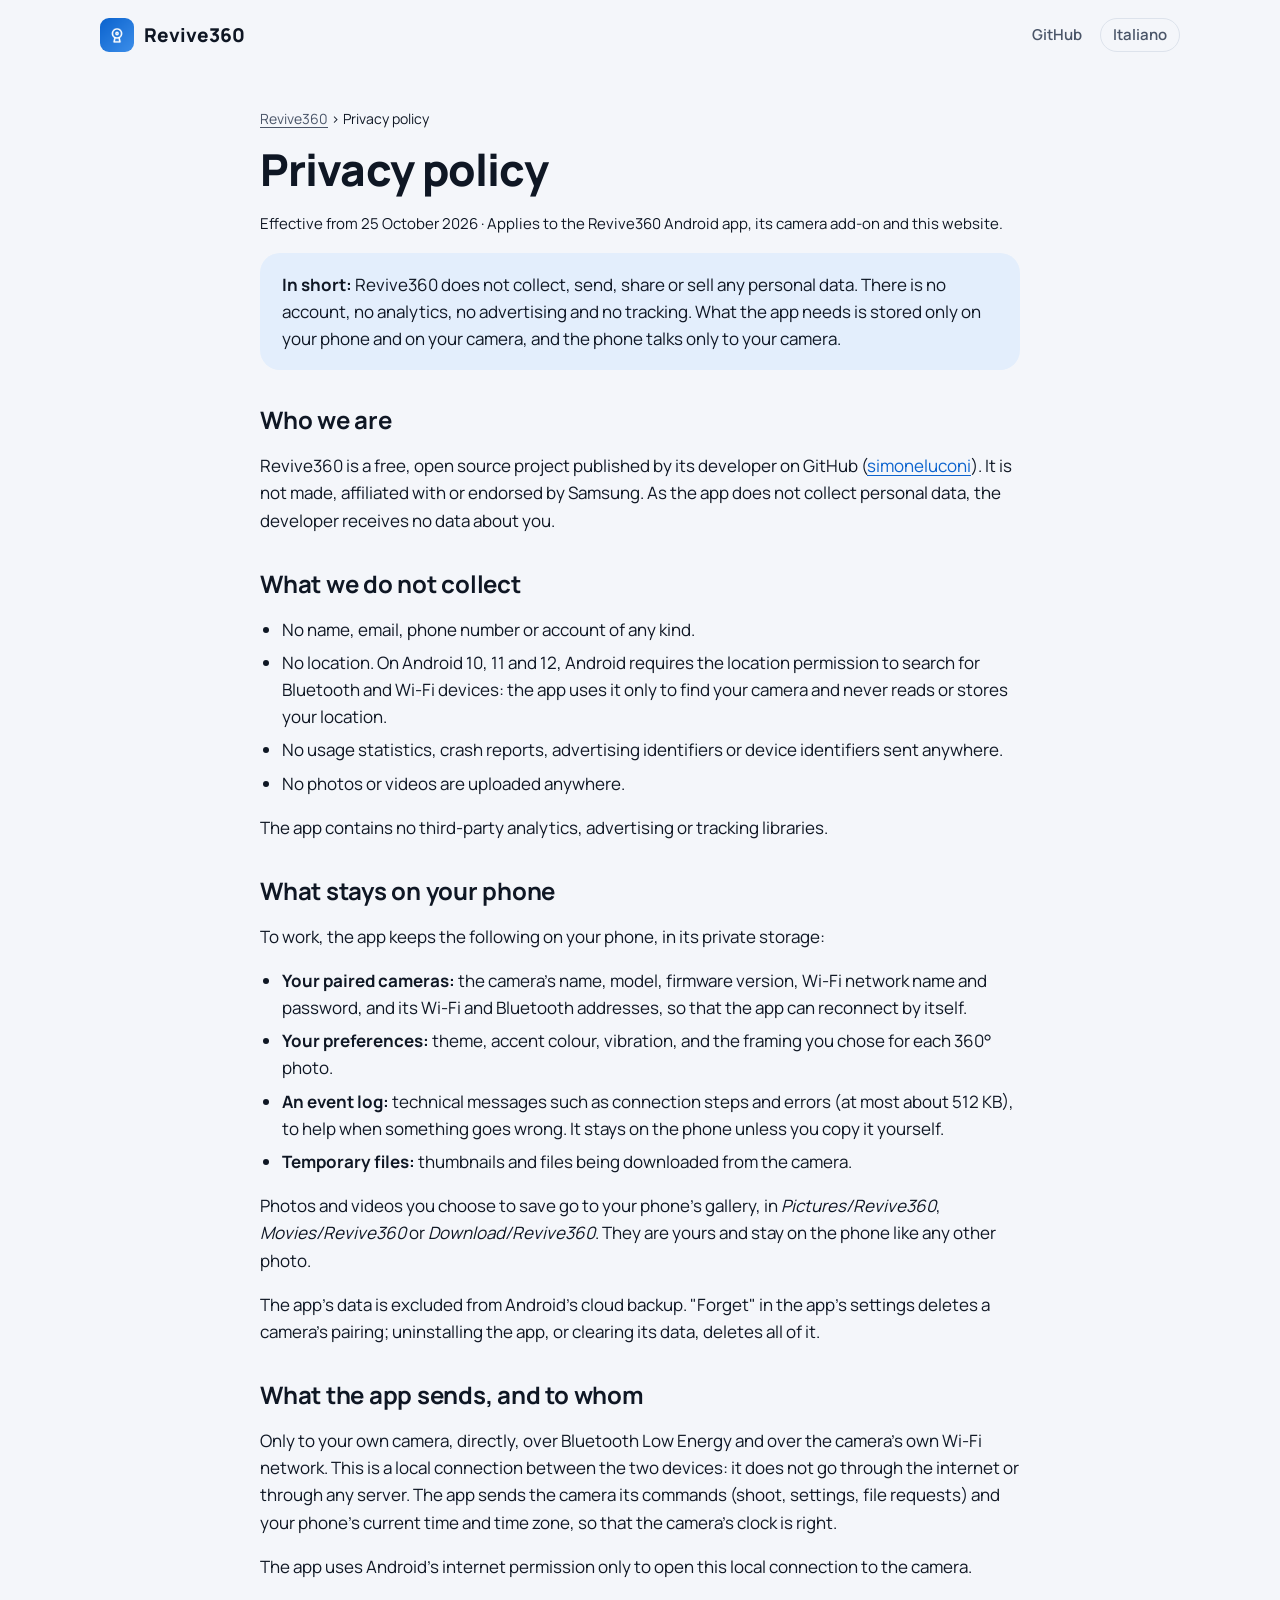
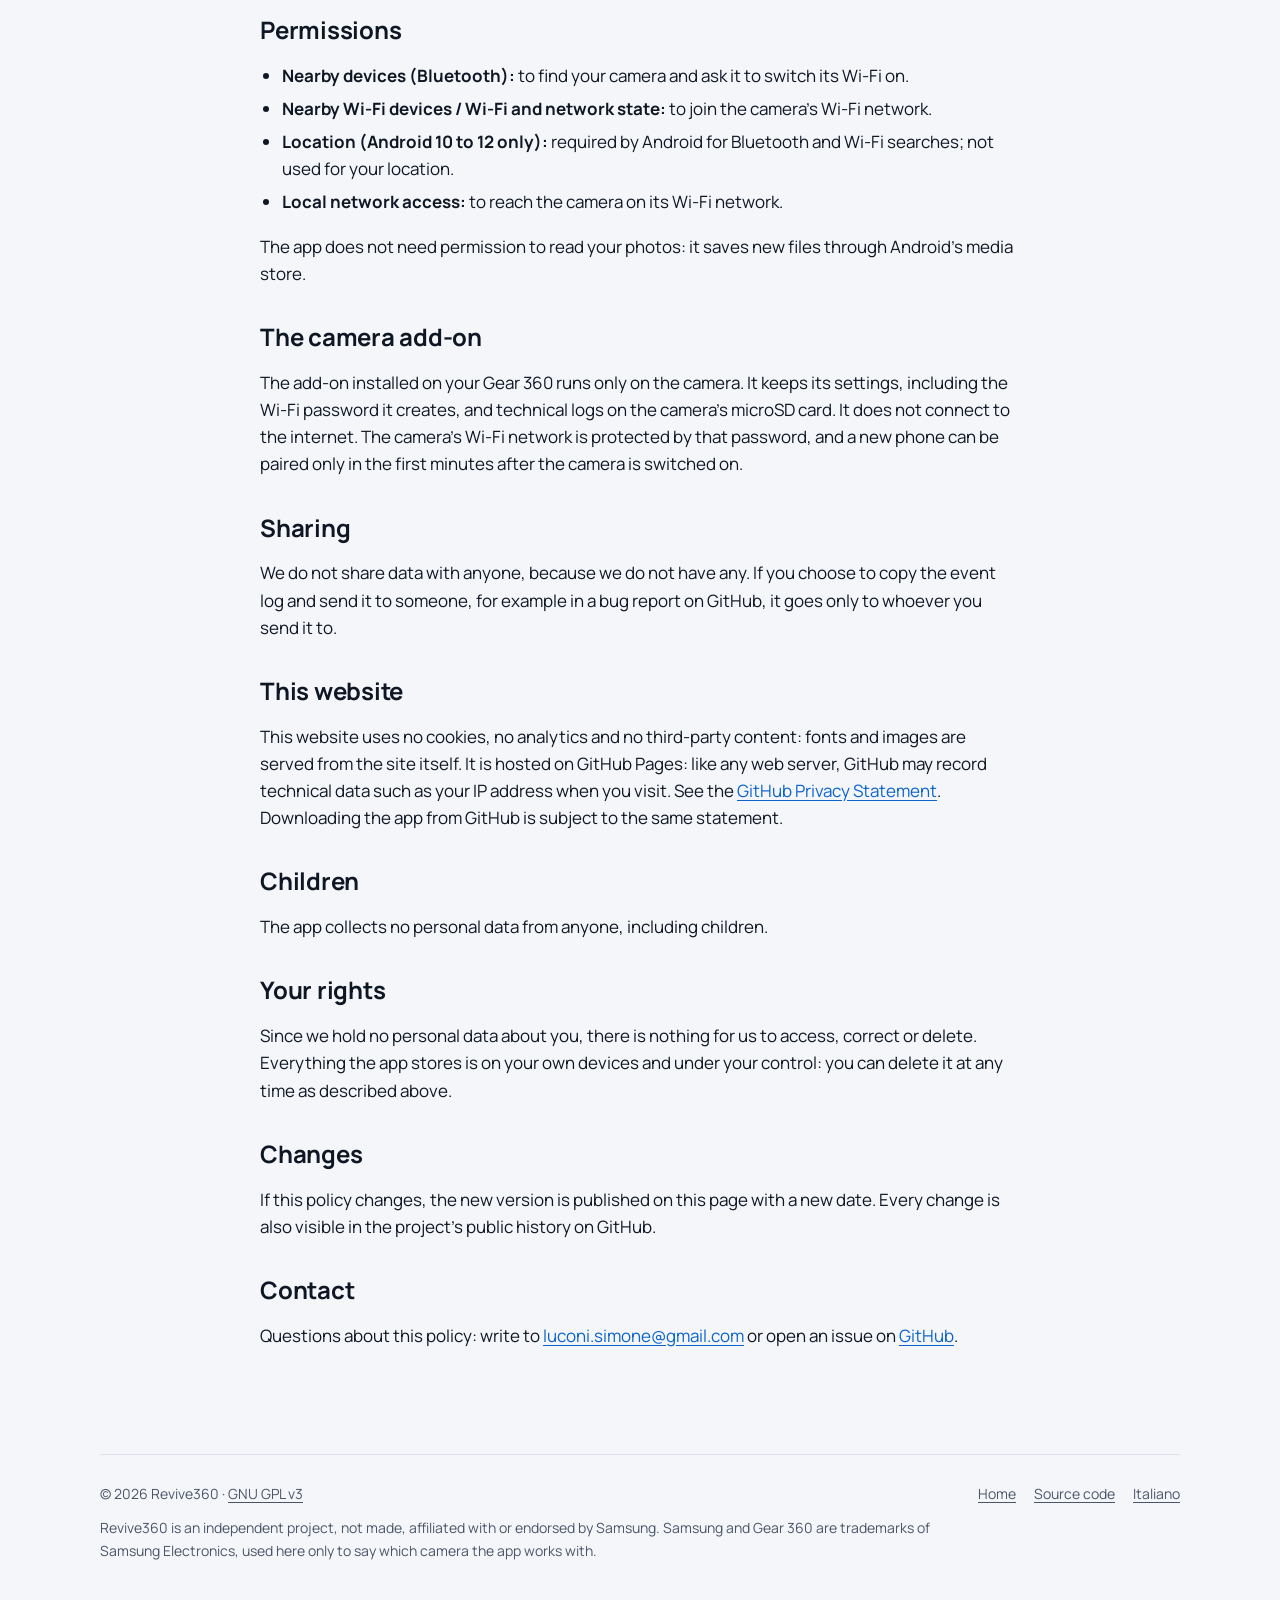
<file: site/privacy/index.html>
<!doctype html>
<html lang="en">
<head>
<meta charset="utf-8">
<meta name="viewport" content="width=device-width, initial-scale=1">
<title>Privacy policy | Revive360 – for Gear 360</title>
<meta name="description" content="Revive360 collects no personal data: no account, no analytics, no ads. Everything stays on your phone and your camera. Read the full privacy policy.">
<meta name="author" content="simoneluconi">
<meta name="robots" content="index, follow">
<meta name="theme-color" content="#0b63ce">
<link rel="canonical" href="https://simoneluconi.github.io/Revive360/privacy/">
<link rel="alternate" hreflang="en" href="https://simoneluconi.github.io/Revive360/privacy/">
<link rel="alternate" hreflang="it" href="https://simoneluconi.github.io/Revive360/it/privacy/">
<link rel="alternate" hreflang="x-default" href="https://simoneluconi.github.io/Revive360/privacy/">

<meta property="og:type" content="article">
<meta property="og:site_name" content="Revive360">
<meta property="og:title" content="Revive360 privacy policy">
<meta property="og:description" content="No account, no analytics, no ads: Revive360 keeps everything on your phone and your camera.">
<meta property="og:url" content="https://simoneluconi.github.io/Revive360/privacy/">
<meta property="og:image" content="https://simoneluconi.github.io/Revive360/assets/og-en.png">
<meta property="og:image:width" content="1200">
<meta property="og:image:height" content="630">
<meta property="og:locale" content="en_US">
<meta property="og:locale:alternate" content="it_IT">
<meta name="twitter:card" content="summary_large_image">
<meta name="twitter:title" content="Revive360 privacy policy">
<meta name="twitter:description" content="No account, no analytics, no ads: everything stays on your phone and your camera.">
<meta name="twitter:image" content="https://simoneluconi.github.io/Revive360/assets/og-en.png">

<link rel="icon" type="image/png" sizes="32x32" href="../assets/favicon-32.png">
<link rel="apple-touch-icon" href="../assets/apple-touch-icon.png">
<link rel="manifest" href="../site.webmanifest">
<link rel="preload" href="../assets/manrope.woff2" as="font" type="font/woff2" crossorigin>
<link rel="stylesheet" href="../assets/style.css">

<script type="application/ld+json">
{
  "@context": "https://schema.org",
  "@graph": [
    {
      "@type": "WebPage",
      "@id": "https://simoneluconi.github.io/Revive360/privacy/#webpage",
      "url": "https://simoneluconi.github.io/Revive360/privacy/",
      "name": "Revive360 privacy policy",
      "description": "Revive360 collects no personal data. Everything stays on your phone and your camera.",
      "inLanguage": "en",
      "datePublished": "2026-10-25",
      "dateModified": "2026-10-25",
      "isPartOf": { "@id": "https://simoneluconi.github.io/Revive360/#website" },
      "about": { "@id": "https://simoneluconi.github.io/Revive360/#app" },
      "breadcrumb": { "@id": "https://simoneluconi.github.io/Revive360/privacy/#breadcrumb" }
    },
    {
      "@type": "BreadcrumbList",
      "@id": "https://simoneluconi.github.io/Revive360/privacy/#breadcrumb",
      "itemListElement": [
        { "@type": "ListItem", "position": 1, "name": "Revive360", "item": "https://simoneluconi.github.io/Revive360/" },
        { "@type": "ListItem", "position": 2, "name": "Privacy policy", "item": "https://simoneluconi.github.io/Revive360/privacy/" }
      ]
    }
  ]
}
</script>
</head>
<body>
<a class="skip" href="#main">Skip to content</a>
<header class="wrap top">
  <a class="brand" href="../"><img src="../assets/icon-192.png" alt="" width="34" height="34">Revive360</a>
  <nav aria-label="Main">
    <a href="https://github.com/simoneluconi/Revive360">GitHub</a>
    <a class="lang" href="../it/privacy/" hreflang="it" lang="it">Italiano</a>
  </nav>
</header>

<main id="main" class="wrap doc">
  <p class="crumbs"><a href="../">Revive360</a> › Privacy policy</p>
  <h1>Privacy policy</h1>
  <p class="meta">Effective from 25 October 2026 · Applies to the Revive360 Android app, its camera add-on and this website.</p>

  <p class="note"><strong>In short:</strong> Revive360 does not collect, send, share or sell any personal data. There is no account, no analytics, no advertising and no tracking. What the app needs is stored only on your phone and on your camera, and the phone talks only to your camera.</p>

  <h2>Who we are</h2>
  <p>Revive360 is a free, open source project published by its developer on GitHub (<a href="https://github.com/simoneluconi">simoneluconi</a>). It is not made, affiliated with or endorsed by Samsung. As the app does not collect personal data, the developer receives no data about you.</p>

  <h2>What we do not collect</h2>
  <ul>
    <li>No name, email, phone number or account of any kind.</li>
    <li>No location. On Android 10, 11 and 12, Android requires the location permission to search for Bluetooth and Wi-Fi devices: the app uses it only to find your camera and never reads or stores your location.</li>
    <li>No usage statistics, crash reports, advertising identifiers or device identifiers sent anywhere.</li>
    <li>No photos or videos are uploaded anywhere.</li>
  </ul>
  <p>The app contains no third-party analytics, advertising or tracking libraries.</p>

  <h2>What stays on your phone</h2>
  <p>To work, the app keeps the following on your phone, in its private storage:</p>
  <ul>
    <li><strong>Your paired cameras:</strong> the camera's name, model, firmware version, Wi-Fi network name and password, and its Wi-Fi and Bluetooth addresses, so that the app can reconnect by itself.</li>
    <li><strong>Your preferences:</strong> theme, accent colour, vibration, and the framing you chose for each 360° photo.</li>
    <li><strong>An event log:</strong> technical messages such as connection steps and errors (at most about 512 KB), to help when something goes wrong. It stays on the phone unless you copy it yourself.</li>
    <li><strong>Temporary files:</strong> thumbnails and files being downloaded from the camera.</li>
  </ul>
  <p>Photos and videos you choose to save go to your phone's gallery, in <em>Pictures/Revive360</em>, <em>Movies/Revive360</em> or <em>Download/Revive360</em>. They are yours and stay on the phone like any other photo.</p>
  <p>The app's data is excluded from Android's cloud backup. "Forget" in the app's settings deletes a camera's pairing; uninstalling the app, or clearing its data, deletes all of it.</p>

  <h2>What the app sends, and to whom</h2>
  <p>Only to your own camera, directly, over Bluetooth Low Energy and over the camera's own Wi-Fi network. This is a local connection between the two devices: it does not go through the internet or through any server. The app sends the camera its commands (shoot, settings, file requests) and your phone's current time and time zone, so that the camera's clock is right.</p>
  <p>The app uses Android's internet permission only to open this local connection to the camera.</p>

  <h2>Permissions</h2>
  <ul>
    <li><strong>Nearby devices (Bluetooth):</strong> to find your camera and ask it to switch its Wi-Fi on.</li>
    <li><strong>Nearby Wi-Fi devices / Wi-Fi and network state:</strong> to join the camera's Wi-Fi network.</li>
    <li><strong>Location (Android 10 to 12 only):</strong> required by Android for Bluetooth and Wi-Fi searches; not used for your location.</li>
    <li><strong>Local network access:</strong> to reach the camera on its Wi-Fi network.</li>
  </ul>
  <p>The app does not need permission to read your photos: it saves new files through Android's media store.</p>

  <h2>The camera add-on</h2>
  <p>The add-on installed on your Gear 360 runs only on the camera. It keeps its settings, including the Wi-Fi password it creates, and technical logs on the camera's microSD card. It does not connect to the internet. The camera's Wi-Fi network is protected by that password, and a new phone can be paired only in the first minutes after the camera is switched on.</p>

  <h2>Sharing</h2>
  <p>We do not share data with anyone, because we do not have any. If you choose to copy the event log and send it to someone, for example in a bug report on GitHub, it goes only to whoever you send it to.</p>

  <h2>This website</h2>
  <p>This website uses no cookies, no analytics and no third-party content: fonts and images are served from the site itself. It is hosted on GitHub Pages: like any web server, GitHub may record technical data such as your IP address when you visit. See the <a href="https://docs.github.com/en/site-policy/privacy-policies/github-general-privacy-statement">GitHub Privacy Statement</a>. Downloading the app from GitHub is subject to the same statement.</p>

  <h2>Children</h2>
  <p>The app collects no personal data from anyone, including children.</p>

  <h2>Your rights</h2>
  <p>Since we hold no personal data about you, there is nothing for us to access, correct or delete. Everything the app stores is on your own devices and under your control: you can delete it at any time as described above.</p>

  <h2>Changes</h2>
  <p>If this policy changes, the new version is published on this page with a new date. Every change is also visible in the project's public history on GitHub.</p>

  <h2>Contact</h2>
  <p>Questions about this policy: write to <a href="mailto:luconi.simone@gmail.com">luconi.simone@gmail.com</a> or open an issue on <a href="https://github.com/simoneluconi/Revive360/issues">GitHub</a>.</p>
</main>

<footer class="wrap">
  <div class="row">
    <span>© 2026 Revive360 · <a href="https://github.com/simoneluconi/Revive360/blob/main/LICENSE">GNU GPL v3</a></span>
    <nav aria-label="Footer">
      <a href="../">Home</a>
      <a href="https://github.com/simoneluconi/Revive360">Source code</a>
      <a href="../it/privacy/" hreflang="it" lang="it">Italiano</a>
    </nav>
  </div>
  <p>Revive360 is an independent project, not made, affiliated with or endorsed by Samsung. Samsung and Gear 360 are trademarks of Samsung Electronics, used here only to say which camera the app works with.</p>
</footer>
</body>
</html>
</file>
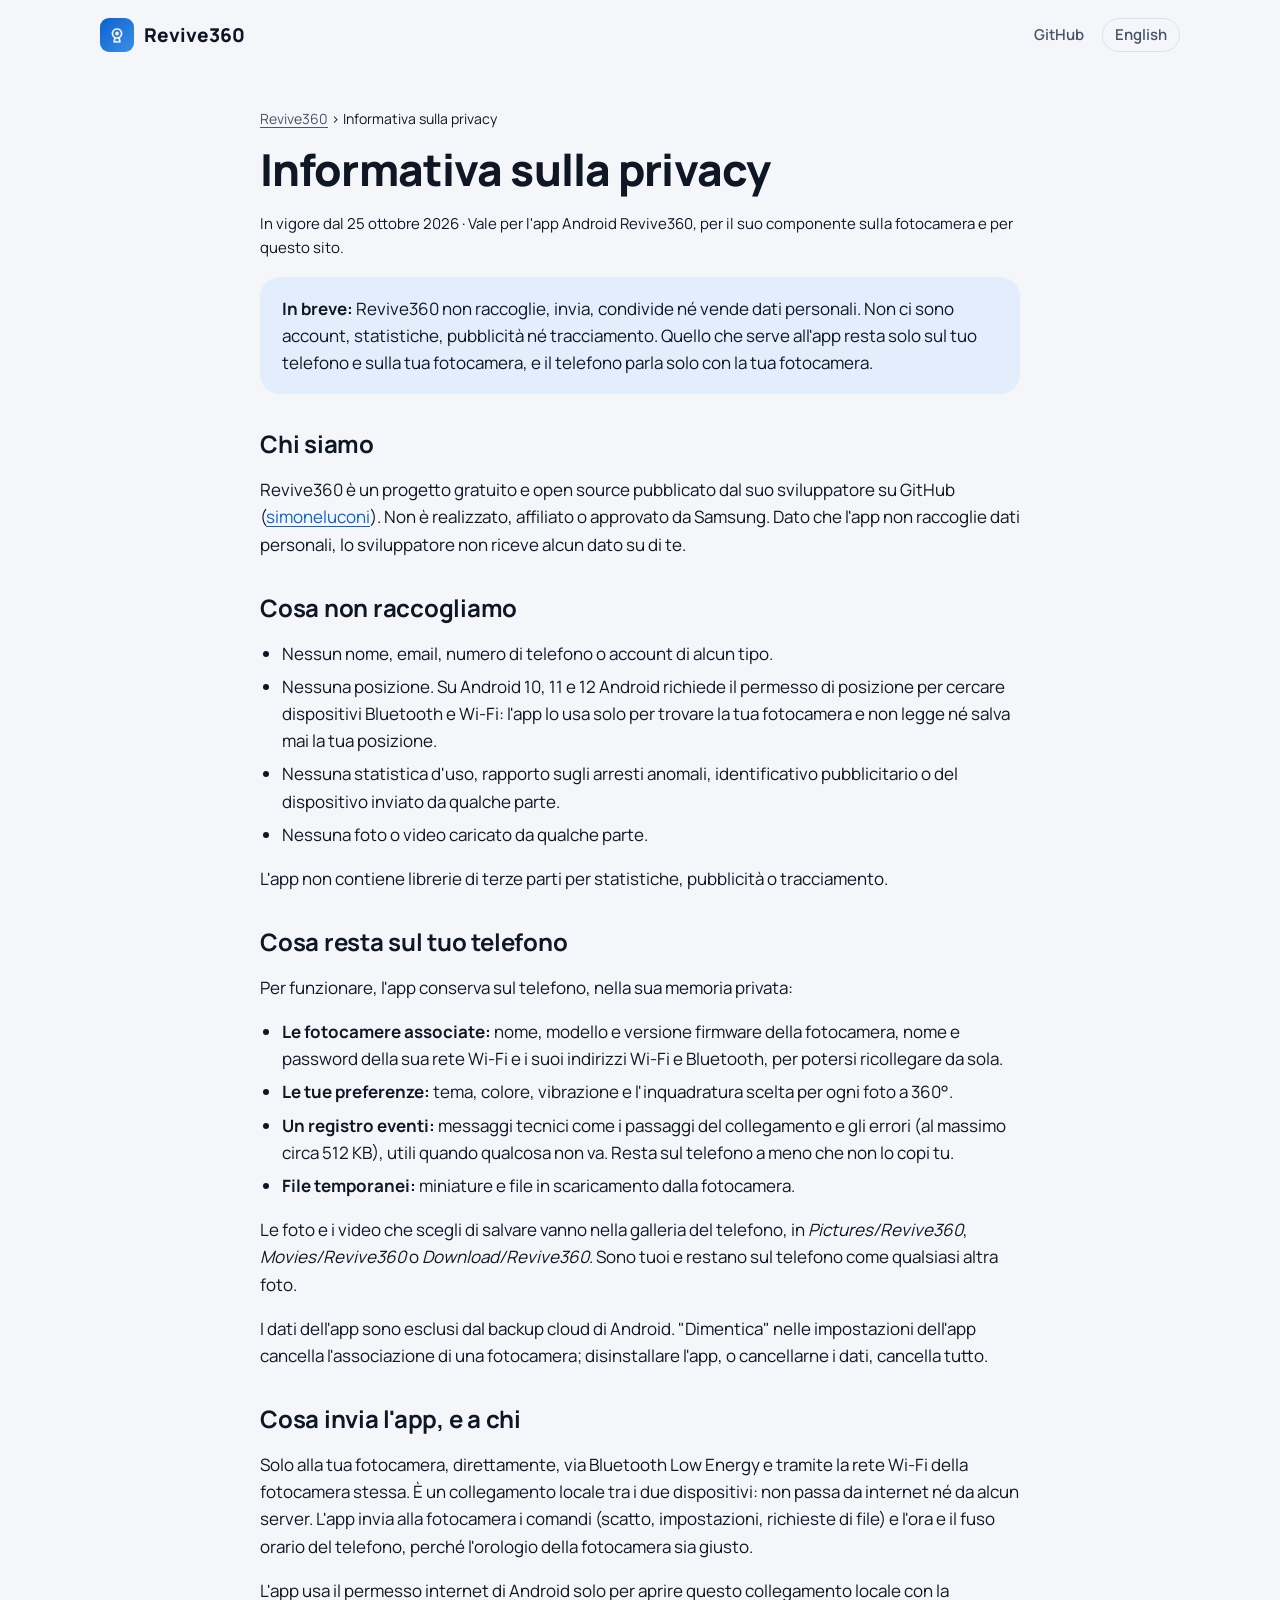
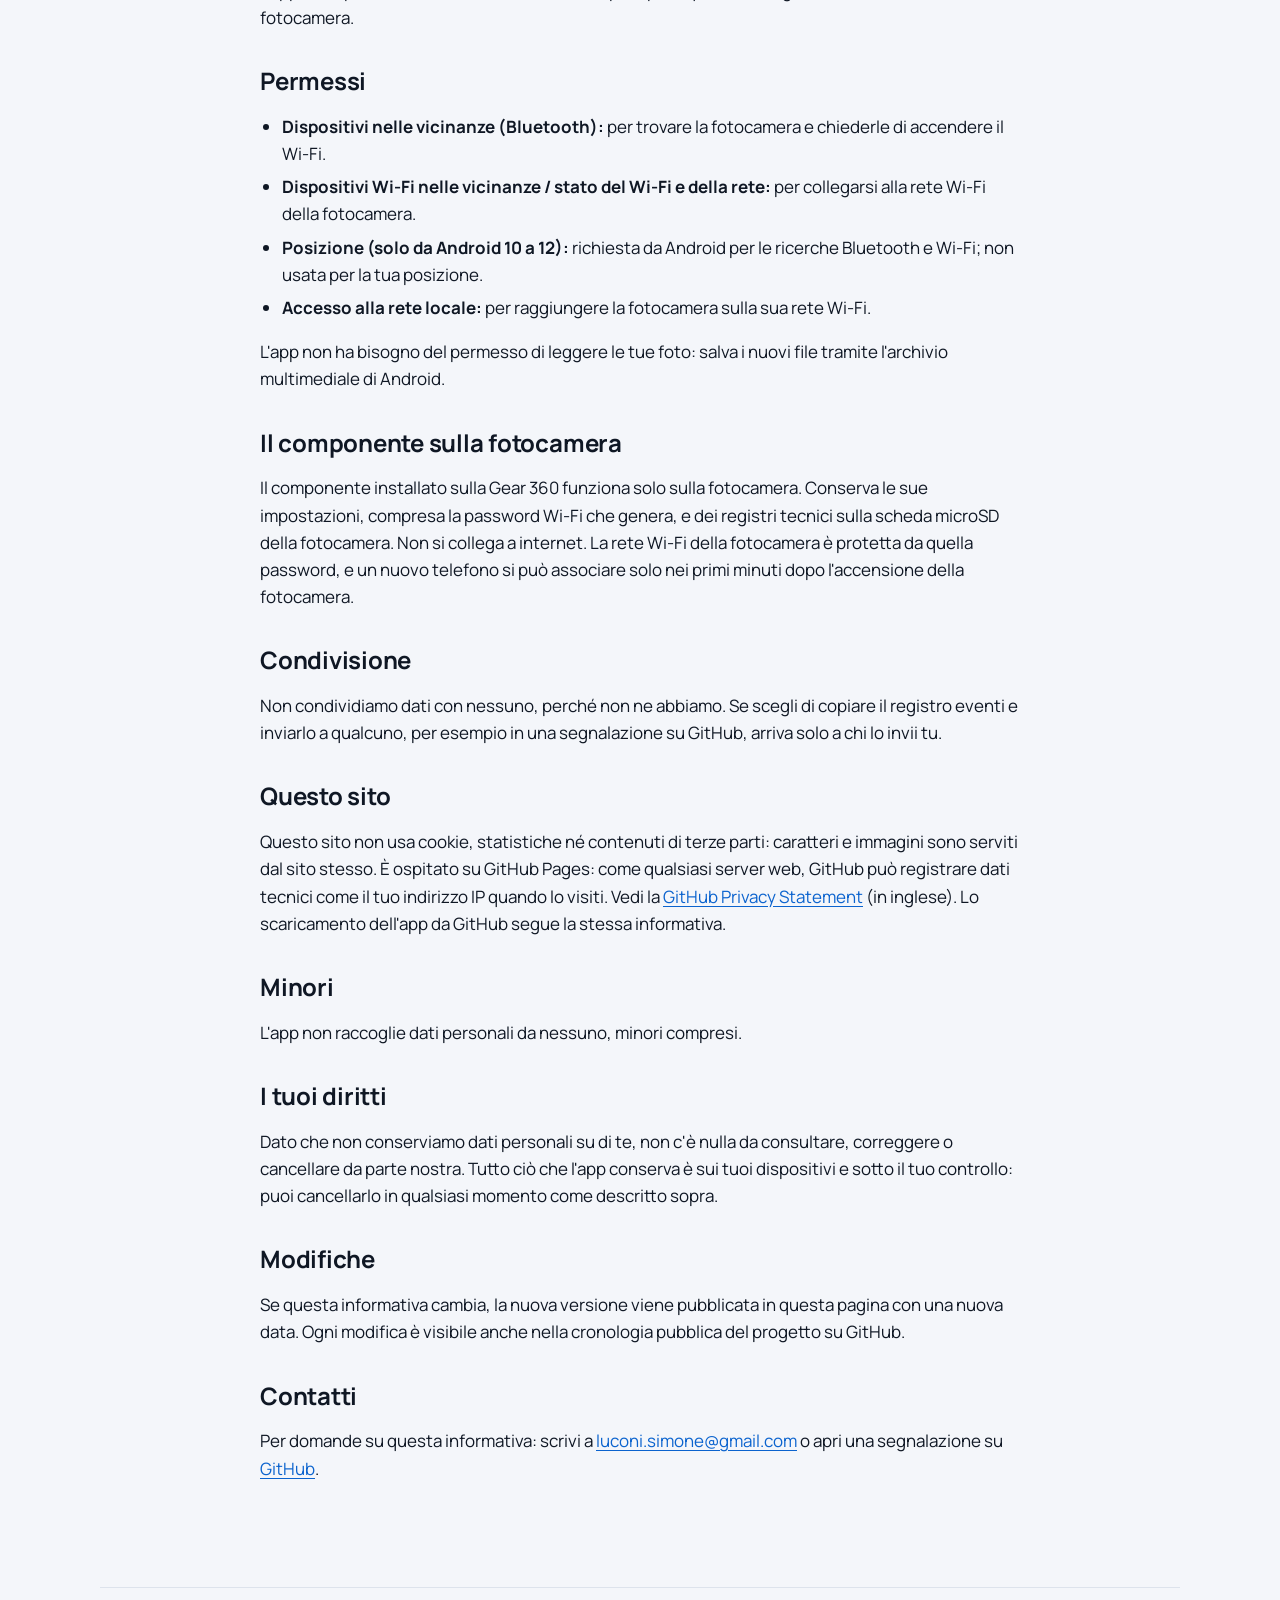
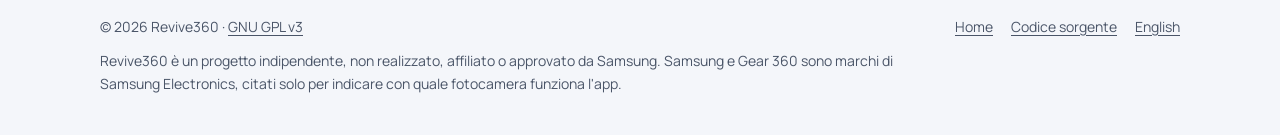
<file: site/it/privacy/index.html>
<!doctype html>
<html lang="it">
<head>
<meta charset="utf-8">
<meta name="viewport" content="width=device-width, initial-scale=1">
<title>Informativa sulla privacy | Revive360 – per Gear 360</title>
<meta name="description" content="Revive360 non raccoglie dati personali: niente account, niente statistiche, niente pubblicità. Tutto resta sul tuo telefono e sulla tua fotocamera. Leggi l'informativa completa.">
<meta name="author" content="simoneluconi">
<meta name="robots" content="index, follow">
<meta name="theme-color" content="#0b63ce">
<link rel="canonical" href="https://simoneluconi.github.io/Revive360/it/privacy/">
<link rel="alternate" hreflang="en" href="https://simoneluconi.github.io/Revive360/privacy/">
<link rel="alternate" hreflang="it" href="https://simoneluconi.github.io/Revive360/it/privacy/">
<link rel="alternate" hreflang="x-default" href="https://simoneluconi.github.io/Revive360/privacy/">

<meta property="og:type" content="article">
<meta property="og:site_name" content="Revive360">
<meta property="og:title" content="Informativa sulla privacy di Revive360">
<meta property="og:description" content="Niente account, niente statistiche, niente pubblicità: Revive360 tiene tutto sul tuo telefono e sulla tua fotocamera.">
<meta property="og:url" content="https://simoneluconi.github.io/Revive360/it/privacy/">
<meta property="og:image" content="https://simoneluconi.github.io/Revive360/assets/og-it.png">
<meta property="og:image:width" content="1200">
<meta property="og:image:height" content="630">
<meta property="og:locale" content="it_IT">
<meta property="og:locale:alternate" content="en_US">
<meta name="twitter:card" content="summary_large_image">
<meta name="twitter:title" content="Informativa sulla privacy di Revive360">
<meta name="twitter:description" content="Niente account, niente statistiche, niente pubblicità: tutto resta sul tuo telefono e sulla tua fotocamera.">
<meta name="twitter:image" content="https://simoneluconi.github.io/Revive360/assets/og-it.png">

<link rel="icon" type="image/png" sizes="32x32" href="../../assets/favicon-32.png">
<link rel="apple-touch-icon" href="../../assets/apple-touch-icon.png">
<link rel="manifest" href="../../site.webmanifest">
<link rel="preload" href="../../assets/manrope.woff2" as="font" type="font/woff2" crossorigin>
<link rel="stylesheet" href="../../assets/style.css">

<script type="application/ld+json">
{
  "@context": "https://schema.org",
  "@graph": [
    {
      "@type": "WebPage",
      "@id": "https://simoneluconi.github.io/Revive360/it/privacy/#webpage",
      "url": "https://simoneluconi.github.io/Revive360/it/privacy/",
      "name": "Informativa sulla privacy di Revive360",
      "description": "Revive360 non raccoglie dati personali. Tutto resta sul tuo telefono e sulla tua fotocamera.",
      "inLanguage": "it",
      "datePublished": "2026-10-25",
      "dateModified": "2026-10-25",
      "isPartOf": { "@id": "https://simoneluconi.github.io/Revive360/#website" },
      "about": { "@id": "https://simoneluconi.github.io/Revive360/#app" },
      "breadcrumb": { "@id": "https://simoneluconi.github.io/Revive360/it/privacy/#breadcrumb" }
    },
    {
      "@type": "BreadcrumbList",
      "@id": "https://simoneluconi.github.io/Revive360/it/privacy/#breadcrumb",
      "itemListElement": [
        { "@type": "ListItem", "position": 1, "name": "Revive360", "item": "https://simoneluconi.github.io/Revive360/it/" },
        { "@type": "ListItem", "position": 2, "name": "Informativa sulla privacy", "item": "https://simoneluconi.github.io/Revive360/it/privacy/" }
      ]
    }
  ]
}
</script>
</head>
<body>
<a class="skip" href="#main">Vai al contenuto</a>
<header class="wrap top">
  <a class="brand" href="../"><img src="../../assets/icon-192.png" alt="" width="34" height="34">Revive360</a>
  <nav aria-label="Principale">
    <a href="https://github.com/simoneluconi/Revive360">GitHub</a>
    <a class="lang" href="../../privacy/" hreflang="en" lang="en">English</a>
  </nav>
</header>

<main id="main" class="wrap doc">
  <p class="crumbs"><a href="../">Revive360</a> › Informativa sulla privacy</p>
  <h1>Informativa sulla privacy</h1>
  <p class="meta">In vigore dal 25 ottobre 2026 · Vale per l'app Android Revive360, per il suo componente sulla fotocamera e per questo sito.</p>

  <p class="note"><strong>In breve:</strong> Revive360 non raccoglie, invia, condivide né vende dati personali. Non ci sono account, statistiche, pubblicità né tracciamento. Quello che serve all'app resta solo sul tuo telefono e sulla tua fotocamera, e il telefono parla solo con la tua fotocamera.</p>

  <h2>Chi siamo</h2>
  <p>Revive360 è un progetto gratuito e open source pubblicato dal suo sviluppatore su GitHub (<a href="https://github.com/simoneluconi">simoneluconi</a>). Non è realizzato, affiliato o approvato da Samsung. Dato che l'app non raccoglie dati personali, lo sviluppatore non riceve alcun dato su di te.</p>

  <h2>Cosa non raccogliamo</h2>
  <ul>
    <li>Nessun nome, email, numero di telefono o account di alcun tipo.</li>
    <li>Nessuna posizione. Su Android 10, 11 e 12 Android richiede il permesso di posizione per cercare dispositivi Bluetooth e Wi-Fi: l'app lo usa solo per trovare la tua fotocamera e non legge né salva mai la tua posizione.</li>
    <li>Nessuna statistica d'uso, rapporto sugli arresti anomali, identificativo pubblicitario o del dispositivo inviato da qualche parte.</li>
    <li>Nessuna foto o video caricato da qualche parte.</li>
  </ul>
  <p>L'app non contiene librerie di terze parti per statistiche, pubblicità o tracciamento.</p>

  <h2>Cosa resta sul tuo telefono</h2>
  <p>Per funzionare, l'app conserva sul telefono, nella sua memoria privata:</p>
  <ul>
    <li><strong>Le fotocamere associate:</strong> nome, modello e versione firmware della fotocamera, nome e password della sua rete Wi-Fi e i suoi indirizzi Wi-Fi e Bluetooth, per potersi ricollegare da sola.</li>
    <li><strong>Le tue preferenze:</strong> tema, colore, vibrazione e l'inquadratura scelta per ogni foto a 360°.</li>
    <li><strong>Un registro eventi:</strong> messaggi tecnici come i passaggi del collegamento e gli errori (al massimo circa 512 KB), utili quando qualcosa non va. Resta sul telefono a meno che non lo copi tu.</li>
    <li><strong>File temporanei:</strong> miniature e file in scaricamento dalla fotocamera.</li>
  </ul>
  <p>Le foto e i video che scegli di salvare vanno nella galleria del telefono, in <em>Pictures/Revive360</em>, <em>Movies/Revive360</em> o <em>Download/Revive360</em>. Sono tuoi e restano sul telefono come qualsiasi altra foto.</p>
  <p>I dati dell'app sono esclusi dal backup cloud di Android. "Dimentica" nelle impostazioni dell'app cancella l'associazione di una fotocamera; disinstallare l'app, o cancellarne i dati, cancella tutto.</p>

  <h2>Cosa invia l'app, e a chi</h2>
  <p>Solo alla tua fotocamera, direttamente, via Bluetooth Low Energy e tramite la rete Wi-Fi della fotocamera stessa. È un collegamento locale tra i due dispositivi: non passa da internet né da alcun server. L'app invia alla fotocamera i comandi (scatto, impostazioni, richieste di file) e l'ora e il fuso orario del telefono, perché l'orologio della fotocamera sia giusto.</p>
  <p>L'app usa il permesso internet di Android solo per aprire questo collegamento locale con la fotocamera.</p>

  <h2>Permessi</h2>
  <ul>
    <li><strong>Dispositivi nelle vicinanze (Bluetooth):</strong> per trovare la fotocamera e chiederle di accendere il Wi-Fi.</li>
    <li><strong>Dispositivi Wi-Fi nelle vicinanze / stato del Wi-Fi e della rete:</strong> per collegarsi alla rete Wi-Fi della fotocamera.</li>
    <li><strong>Posizione (solo da Android 10 a 12):</strong> richiesta da Android per le ricerche Bluetooth e Wi-Fi; non usata per la tua posizione.</li>
    <li><strong>Accesso alla rete locale:</strong> per raggiungere la fotocamera sulla sua rete Wi-Fi.</li>
  </ul>
  <p>L'app non ha bisogno del permesso di leggere le tue foto: salva i nuovi file tramite l'archivio multimediale di Android.</p>

  <h2>Il componente sulla fotocamera</h2>
  <p>Il componente installato sulla Gear 360 funziona solo sulla fotocamera. Conserva le sue impostazioni, compresa la password Wi-Fi che genera, e dei registri tecnici sulla scheda microSD della fotocamera. Non si collega a internet. La rete Wi-Fi della fotocamera è protetta da quella password, e un nuovo telefono si può associare solo nei primi minuti dopo l'accensione della fotocamera.</p>

  <h2>Condivisione</h2>
  <p>Non condividiamo dati con nessuno, perché non ne abbiamo. Se scegli di copiare il registro eventi e inviarlo a qualcuno, per esempio in una segnalazione su GitHub, arriva solo a chi lo invii tu.</p>

  <h2>Questo sito</h2>
  <p>Questo sito non usa cookie, statistiche né contenuti di terze parti: caratteri e immagini sono serviti dal sito stesso. È ospitato su GitHub Pages: come qualsiasi server web, GitHub può registrare dati tecnici come il tuo indirizzo IP quando lo visiti. Vedi la <a href="https://docs.github.com/en/site-policy/privacy-policies/github-general-privacy-statement" hreflang="en">GitHub Privacy Statement</a> (in inglese). Lo scaricamento dell'app da GitHub segue la stessa informativa.</p>

  <h2>Minori</h2>
  <p>L'app non raccoglie dati personali da nessuno, minori compresi.</p>

  <h2>I tuoi diritti</h2>
  <p>Dato che non conserviamo dati personali su di te, non c'è nulla da consultare, correggere o cancellare da parte nostra. Tutto ciò che l'app conserva è sui tuoi dispositivi e sotto il tuo controllo: puoi cancellarlo in qualsiasi momento come descritto sopra.</p>

  <h2>Modifiche</h2>
  <p>Se questa informativa cambia, la nuova versione viene pubblicata in questa pagina con una nuova data. Ogni modifica è visibile anche nella cronologia pubblica del progetto su GitHub.</p>

  <h2>Contatti</h2>
  <p>Per domande su questa informativa: scrivi a <a href="mailto:luconi.simone@gmail.com">luconi.simone@gmail.com</a> o apri una segnalazione su <a href="https://github.com/simoneluconi/Revive360/issues">GitHub</a>.</p>
</main>

<footer class="wrap">
  <div class="row">
    <span>© 2026 Revive360 · <a href="https://github.com/simoneluconi/Revive360/blob/main/LICENSE">GNU GPL v3</a></span>
    <nav aria-label="Piè di pagina">
      <a href="../">Home</a>
      <a href="https://github.com/simoneluconi/Revive360">Codice sorgente</a>
      <a href="../../privacy/" hreflang="en" lang="en">English</a>
    </nav>
  </div>
  <p>Revive360 è un progetto indipendente, non realizzato, affiliato o approvato da Samsung. Samsung e Gear 360 sono marchi di Samsung Electronics, citati solo per indicare con quale fotocamera funziona l'app.</p>
</footer>
</body>
</html>
</file>
<file: site/assets/style.css>
/* Revive360 website: one stylesheet for every page. Colours follow the app's theme. */

@font-face {
  font-family: "Manrope";
  src: url("manrope.woff2") format("woff2");
  font-weight: 200 800;
  font-display: swap;
}

:root {
  --bg: #f4f6fa;
  --surface: #ffffff;
  --surface-2: #eaeef5;
  --text: #0f1724;
  --text-2: #4a5568;
  --accent: #0b63ce;
  --accent-2: #3d8fea;
  --accent-soft: #e3eefc;
  --border: #dde3ec;
  --shadow: 0 1px 2px rgba(15, 23, 36, .06), 0 8px 24px rgba(15, 23, 36, .06);
  --radius: 20px;
  color-scheme: light dark;
}

@media (prefers-color-scheme: dark) {
  :root {
    --bg: #0c1118;
    --surface: #151c26;
    --surface-2: #1c2531;
    --text: #e8edf4;
    --text-2: #a3afc0;
    --accent: #5aa2f0;
    --accent-2: #3d8fea;
    --accent-soft: #16263b;
    --border: #253041;
    --shadow: 0 1px 2px rgba(0, 0, 0, .3), 0 8px 24px rgba(0, 0, 0, .25);
  }
}

* { box-sizing: border-box; }

html { -webkit-text-size-adjust: 100%; scroll-behavior: smooth; }

body {
  margin: 0;
  background: var(--bg);
  color: var(--text);
  font-family: "Manrope", system-ui, -apple-system, "Segoe UI", Roboto, sans-serif;
  font-size: 17px;
  line-height: 1.6;
}

a { color: var(--accent); text-underline-offset: 3px; }
a:hover { text-decoration-thickness: 2px; }
img { max-width: 100%; height: auto; display: block; }

.wrap { width: min(1080px, 100% - 32px); margin-inline: auto; }

.skip {
  position: absolute; left: -999px; top: 8px;
  background: var(--surface); padding: 8px 14px; border-radius: 10px; z-index: 10;
}
.skip:focus { left: 16px; }

/* Header */
.top {
  display: flex; align-items: center; justify-content: space-between; gap: 16px;
  padding-block: 18px;
}
.brand {
  display: flex; align-items: center; gap: 10px;
  color: var(--text); text-decoration: none; font-weight: 800; font-size: 19px;
}
.brand img { width: 34px; height: 34px; border-radius: 9px; }
.top nav { display: flex; align-items: center; gap: 18px; font-weight: 600; font-size: 15px; }
.top nav a { color: var(--text-2); text-decoration: none; }
.top nav a:hover { color: var(--text); }
.lang {
  border: 1px solid var(--border); border-radius: 999px; padding: 4px 12px;
}

/* Hero */
.hero {
  display: grid; grid-template-columns: 1.1fr .9fr; gap: 40px; align-items: center;
  padding-block: 40px 56px;
}
.eyebrow {
  display: inline-block; background: var(--accent-soft); color: var(--accent);
  font-weight: 700; font-size: 14px; padding: 5px 12px; border-radius: 999px;
}
h1 {
  font-size: clamp(36px, 5.4vw, 58px); line-height: 1.08; letter-spacing: -.02em;
  margin: 16px 0 18px; font-weight: 800;
}
h1 .for { display: block; font-size: .46em; color: var(--text-2); font-weight: 700; letter-spacing: 0; margin-top: 10px; }
.lead { font-size: 20px; color: var(--text-2); margin: 0 0 28px; max-width: 34em; }
.cta { display: flex; flex-wrap: wrap; gap: 12px; }
.btn {
  display: inline-flex; align-items: center; gap: 8px;
  padding: 13px 22px; border-radius: 999px; font-weight: 700; text-decoration: none;
  border: 1px solid var(--border); color: var(--text); background: var(--surface);
}
.btn.primary {
  background: linear-gradient(135deg, var(--accent), var(--accent-2)); color: #fff; border-color: transparent;
}
.btn:hover { filter: brightness(1.05); }
.btn svg { width: 18px; height: 18px; }
.facts { margin: 22px 0 0; padding: 0; list-style: none; display: flex; flex-wrap: wrap; gap: 8px 18px; color: var(--text-2); font-size: 15px; }
.facts li::before { content: "✓ "; color: var(--accent); font-weight: 800; }

/* align-items: flex-start, or the flex row stretches the first phone to the second one's offset height */
.phones { position: relative; display: flex; justify-content: center; align-items: flex-start; gap: 0; min-height: 420px; }
.phones img {
  width: 46%; border-radius: 26px; box-shadow: 0 20px 50px rgba(11, 99, 206, .22);
  border: 1px solid var(--border);
}
.phones img + img { margin-left: -8%; margin-top: 60px; }

/* Sections */
section { padding-block: 48px; }
h2 { font-size: clamp(26px, 3.4vw, 36px); line-height: 1.2; margin: 0 0 12px; letter-spacing: -.01em; }
.sub { color: var(--text-2); margin: 0 0 30px; max-width: 40em; }

.grid { display: grid; grid-template-columns: repeat(3, 1fr); gap: 16px; }
.card.wide { grid-column: 1 / -1; }
.card {
  background: var(--surface); border: 1px solid var(--border); border-radius: var(--radius);
  padding: 22px; box-shadow: var(--shadow);
}
.card h3 { margin: 12px 0 6px; font-size: 18px; }
.card p { margin: 0; color: var(--text-2); font-size: 16px; }
.ico {
  width: 42px; height: 42px; border-radius: 12px; background: var(--accent-soft); color: var(--accent);
  display: grid; place-items: center;
}
.ico svg { width: 22px; height: 22px; }

.shots { display: flex; gap: 16px; overflow-x: auto; padding-bottom: 8px; scroll-snap-type: x mandatory; }
.shots figure { margin: 0; flex: 0 0 auto; width: 210px; scroll-snap-align: start; }
.shots img { border-radius: 18px; border: 1px solid var(--border); box-shadow: var(--shadow); }
.shots figcaption { font-size: 14px; color: var(--text-2); margin-top: 8px; text-align: center; }

.steps { counter-reset: step; display: grid; grid-template-columns: repeat(3, 1fr); gap: 16px; padding: 0; list-style: none; }
.steps li { background: var(--surface); border: 1px solid var(--border); border-radius: var(--radius); padding: 22px; box-shadow: var(--shadow); }
.steps li::before {
  counter-increment: step; content: counter(step);
  display: grid; place-items: center; width: 34px; height: 34px; border-radius: 50%;
  background: var(--accent); color: #fff; font-weight: 800; margin-bottom: 10px;
}
.steps h3 { margin: 0 0 6px; font-size: 18px; }
.steps p { margin: 0; color: var(--text-2); font-size: 16px; }

table { width: 100%; border-collapse: collapse; background: var(--surface); border-radius: var(--radius); overflow: hidden; border: 1px solid var(--border); }
th, td { text-align: left; padding: 14px 18px; border-bottom: 1px solid var(--border); font-size: 16px; }
th { background: var(--surface-2); font-weight: 700; }
tr:last-child td { border-bottom: 0; }
.yes { color: #15803d; font-weight: 700; }
.maybe { color: #b45309; font-weight: 700; }
.no { color: var(--text-2); font-weight: 700; }
@media (prefers-color-scheme: dark) {
  .yes { color: #4ade80; }
  .maybe { color: #fbbf24; }
}

details {
  background: var(--surface); border: 1px solid var(--border); border-radius: 16px;
  padding: 16px 20px; margin-bottom: 10px;
}
summary { cursor: pointer; font-weight: 700; }
details p { margin: 10px 0 0; color: var(--text-2); }

.note {
  background: var(--accent-soft); border-radius: var(--radius); padding: 18px 22px; color: var(--text);
}

/* Long text pages (privacy) */
.doc { max-width: 760px; padding-block: 24px 48px; }
.doc h1 { font-size: clamp(32px, 4.4vw, 44px); }
.doc h2 { font-size: 24px; margin-top: 36px; }
.doc p, .doc li { color: var(--text); }
.doc ul { padding-left: 22px; }
.doc li { margin-bottom: 6px; }
.meta { color: var(--text-2); font-size: 15px; }
.crumbs { font-size: 14px; color: var(--text-2); }
.crumbs a { color: var(--text-2); }

/* Footer */
footer { border-top: 1px solid var(--border); margin-top: 40px; padding-block: 28px 40px; color: var(--text-2); font-size: 14px; }
footer .row { display: flex; flex-wrap: wrap; justify-content: space-between; gap: 12px 24px; }
footer nav { display: flex; flex-wrap: wrap; gap: 8px 18px; }
footer a { color: var(--text-2); }
footer p { margin: 12px 0 0; max-width: 60em; }

@media (max-width: 860px) {
  .hero { grid-template-columns: 1fr; padding-top: 16px; }
  .phones { min-height: 0; max-width: 420px; margin-inline: auto; }
  .grid, .steps { grid-template-columns: 1fr; }
  .top nav .hide-sm { display: none; }
}

@media (prefers-reduced-motion: reduce) {
  html { scroll-behavior: auto; }
}
</file>
